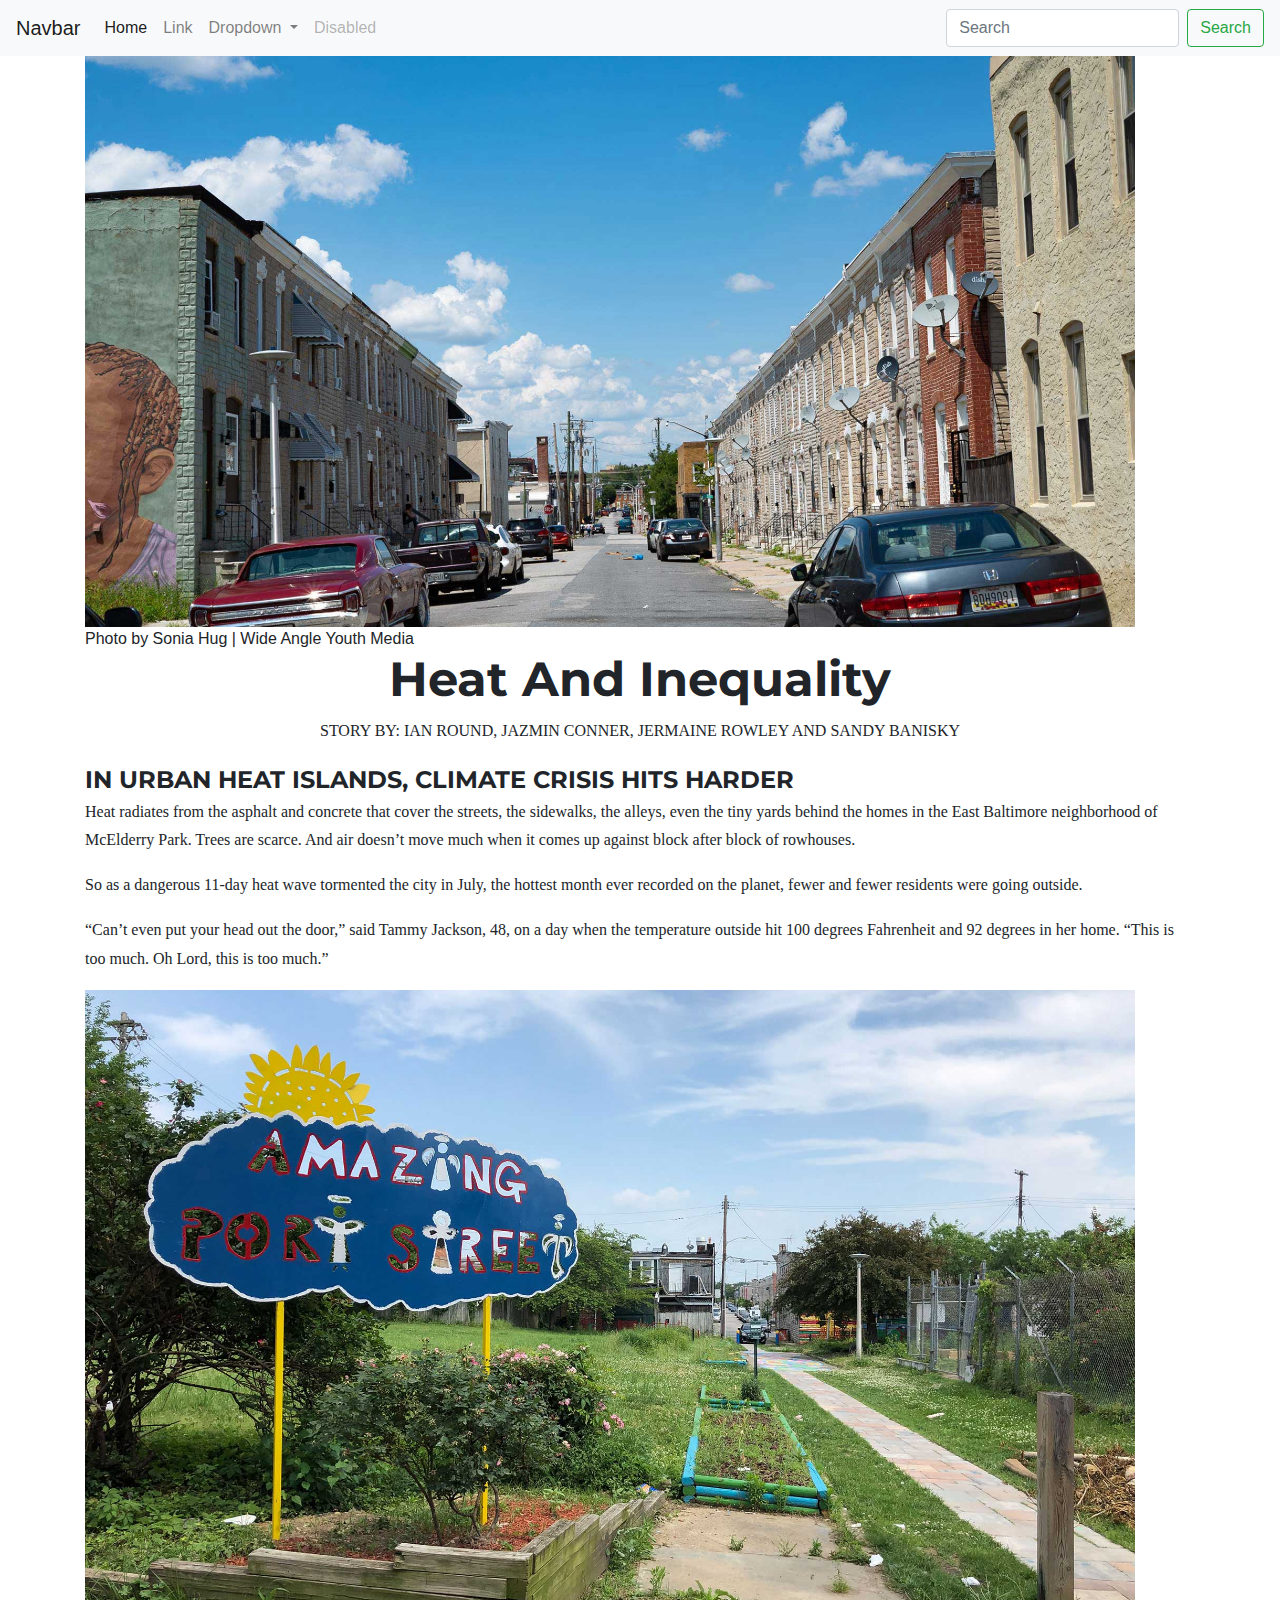
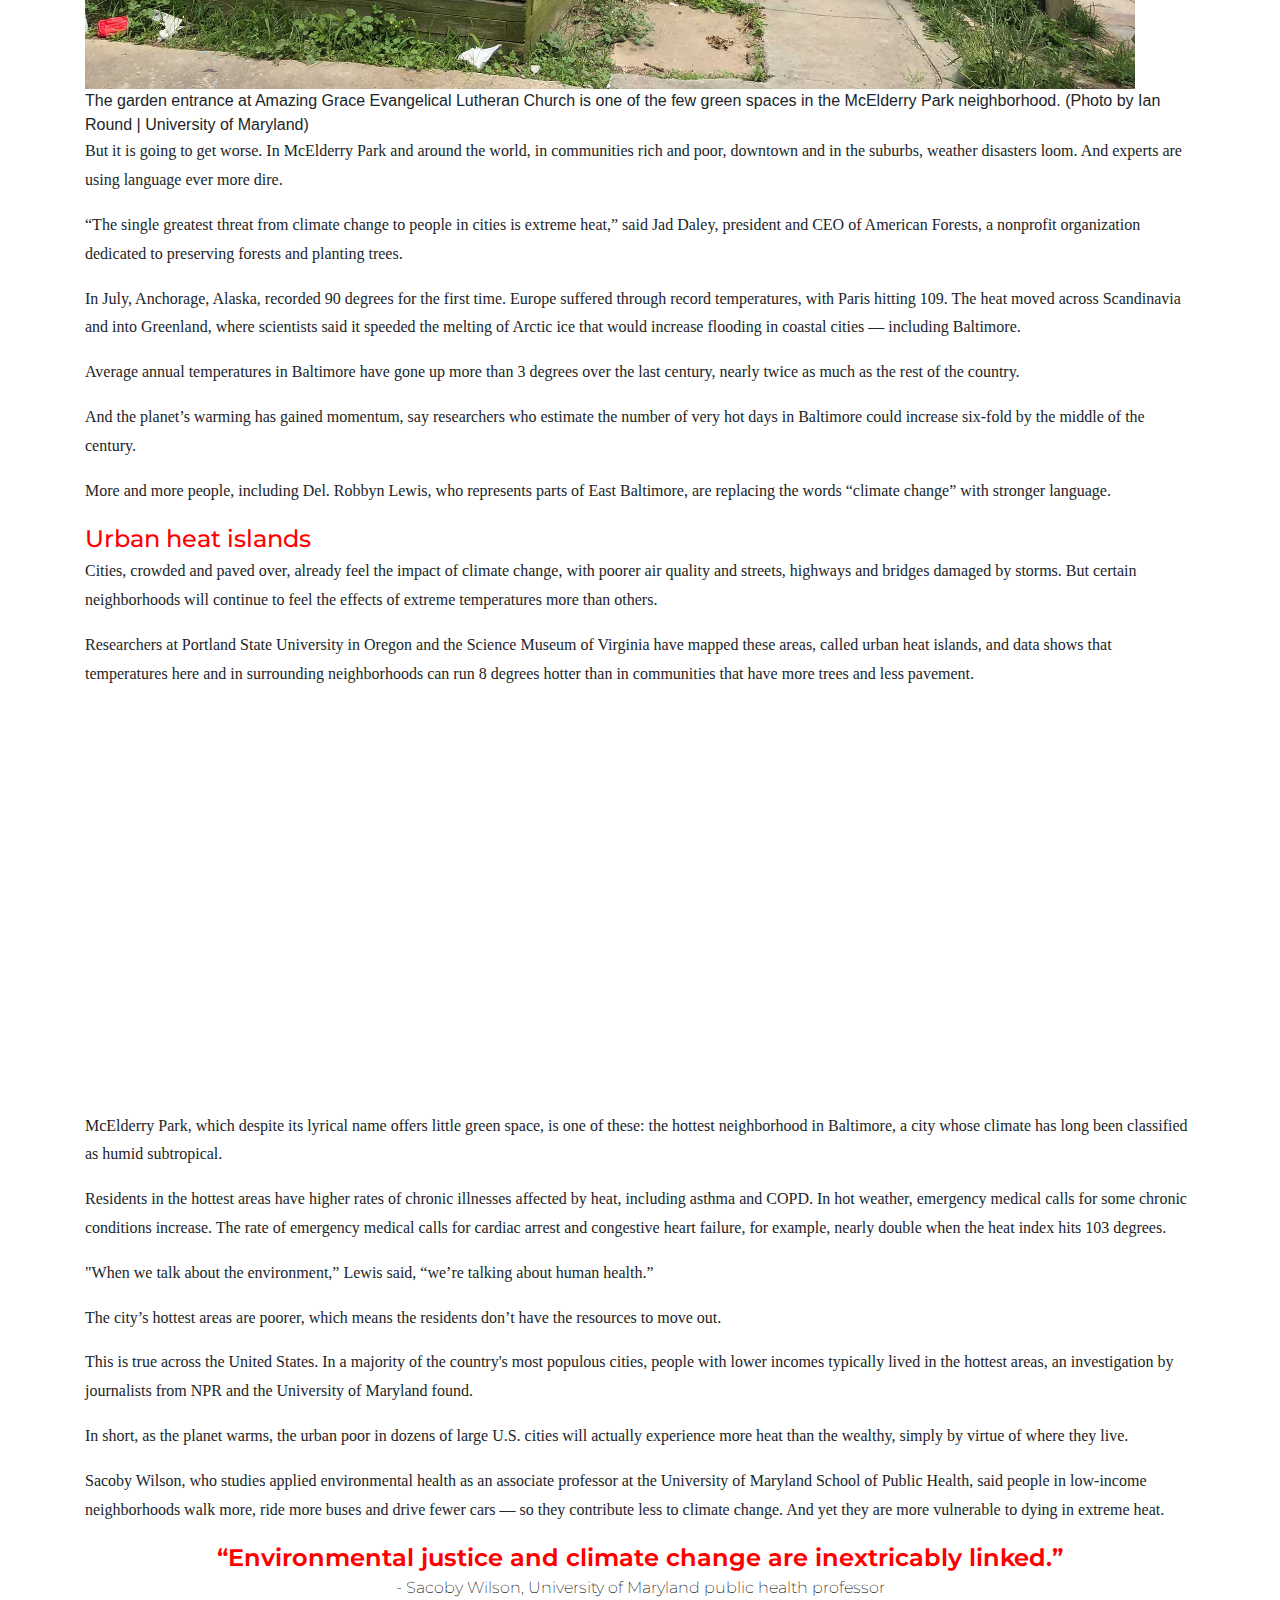
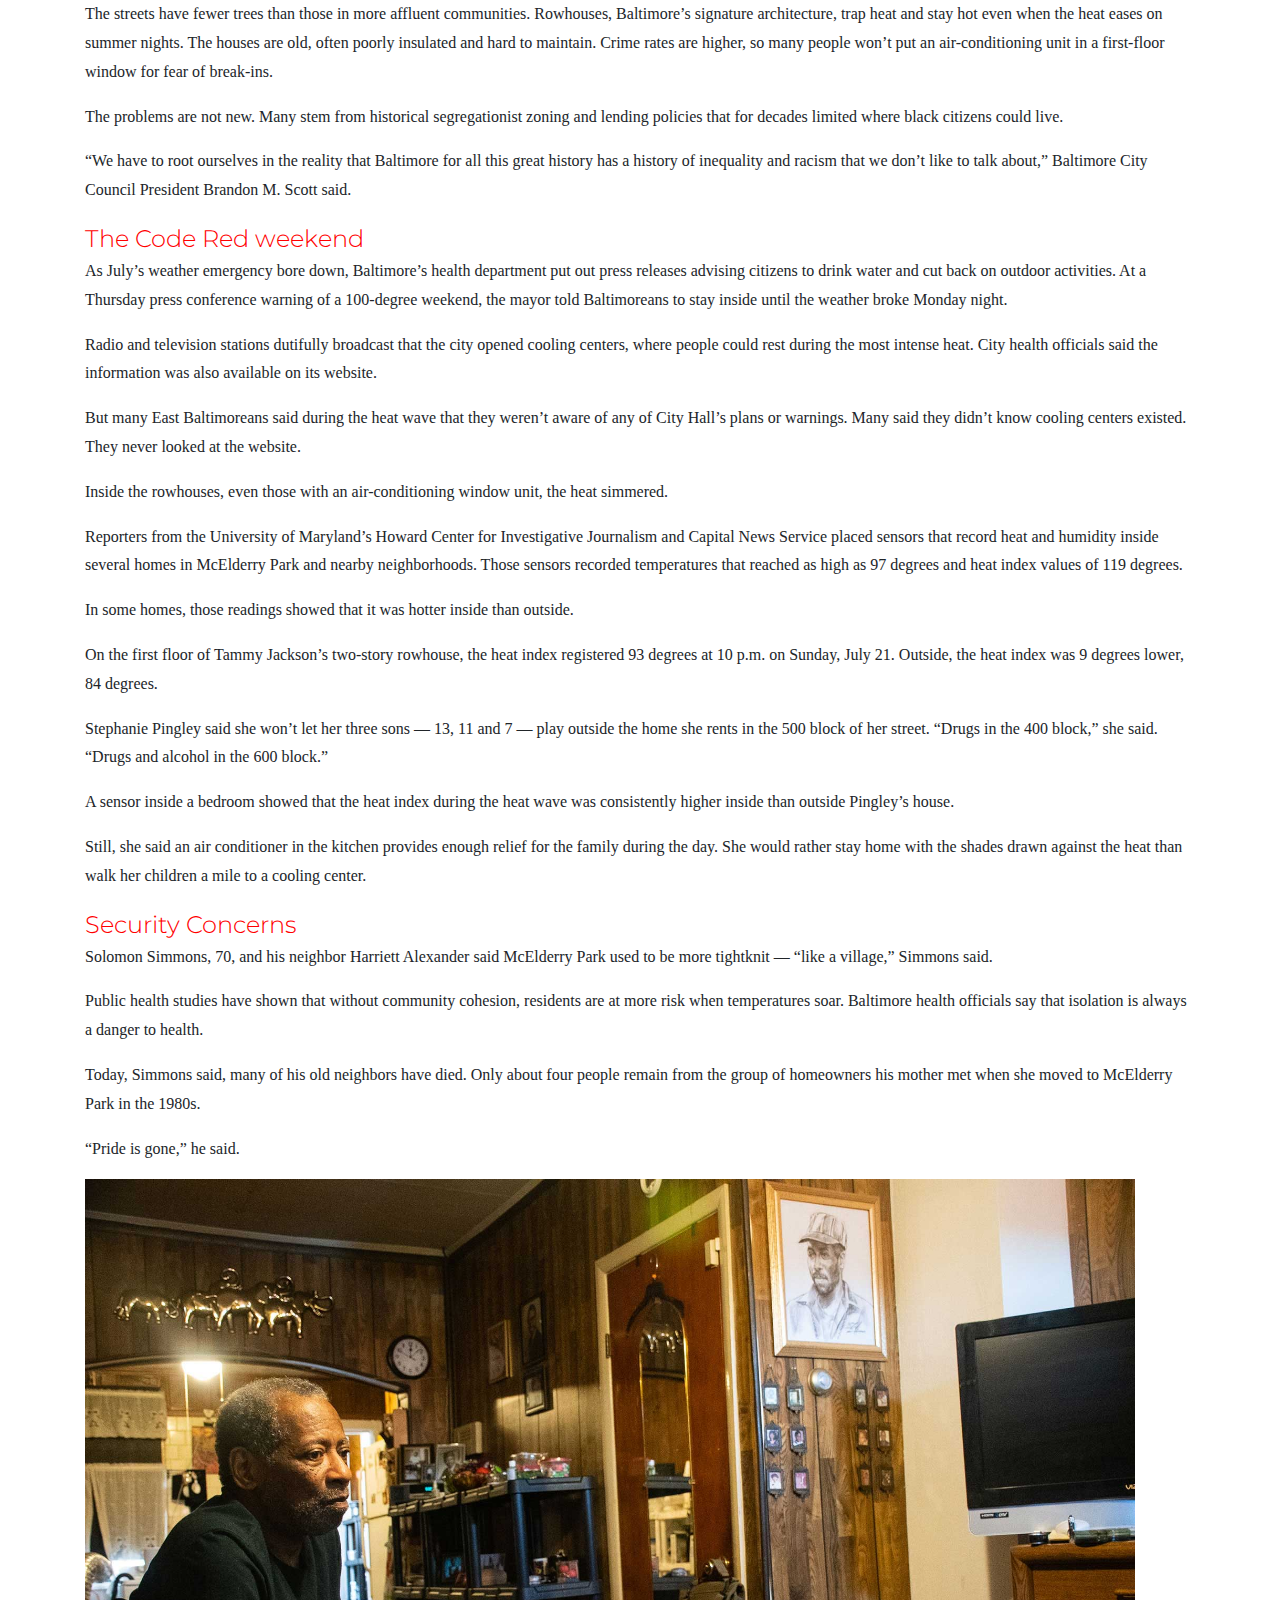
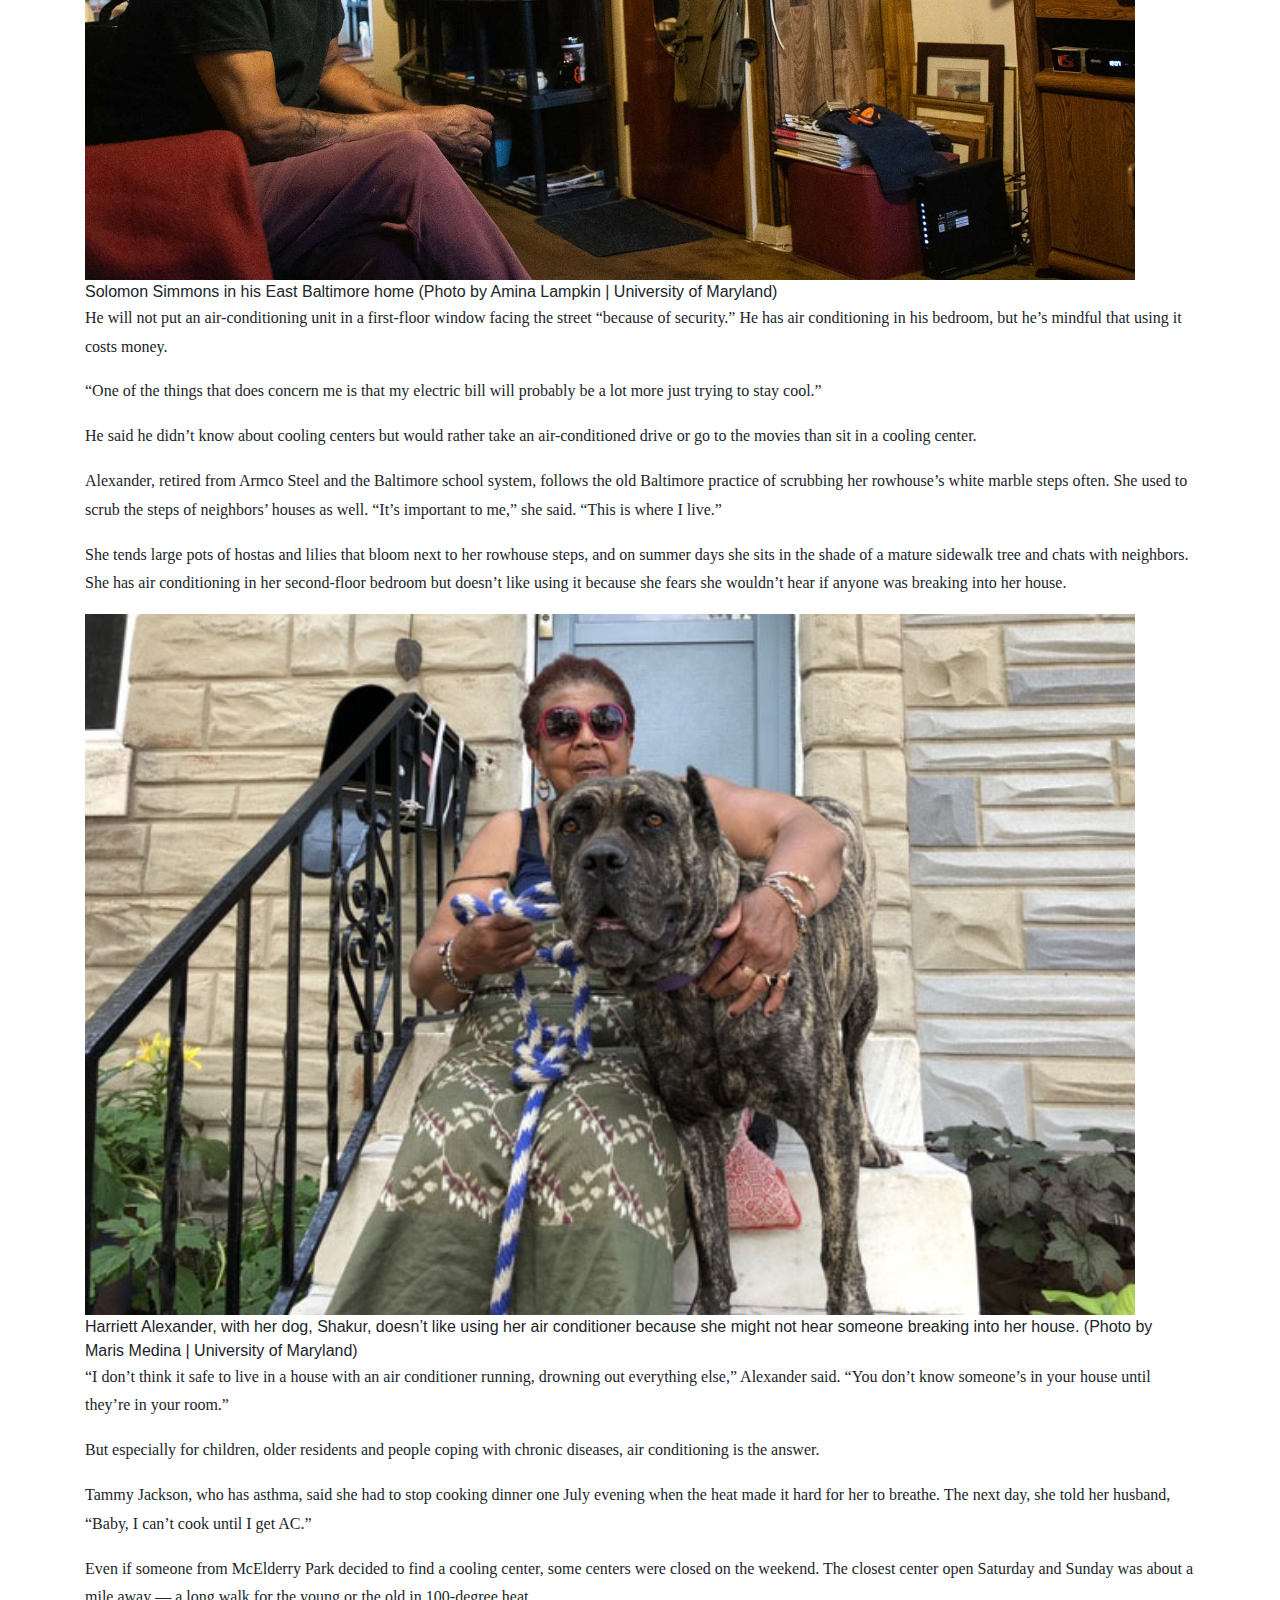
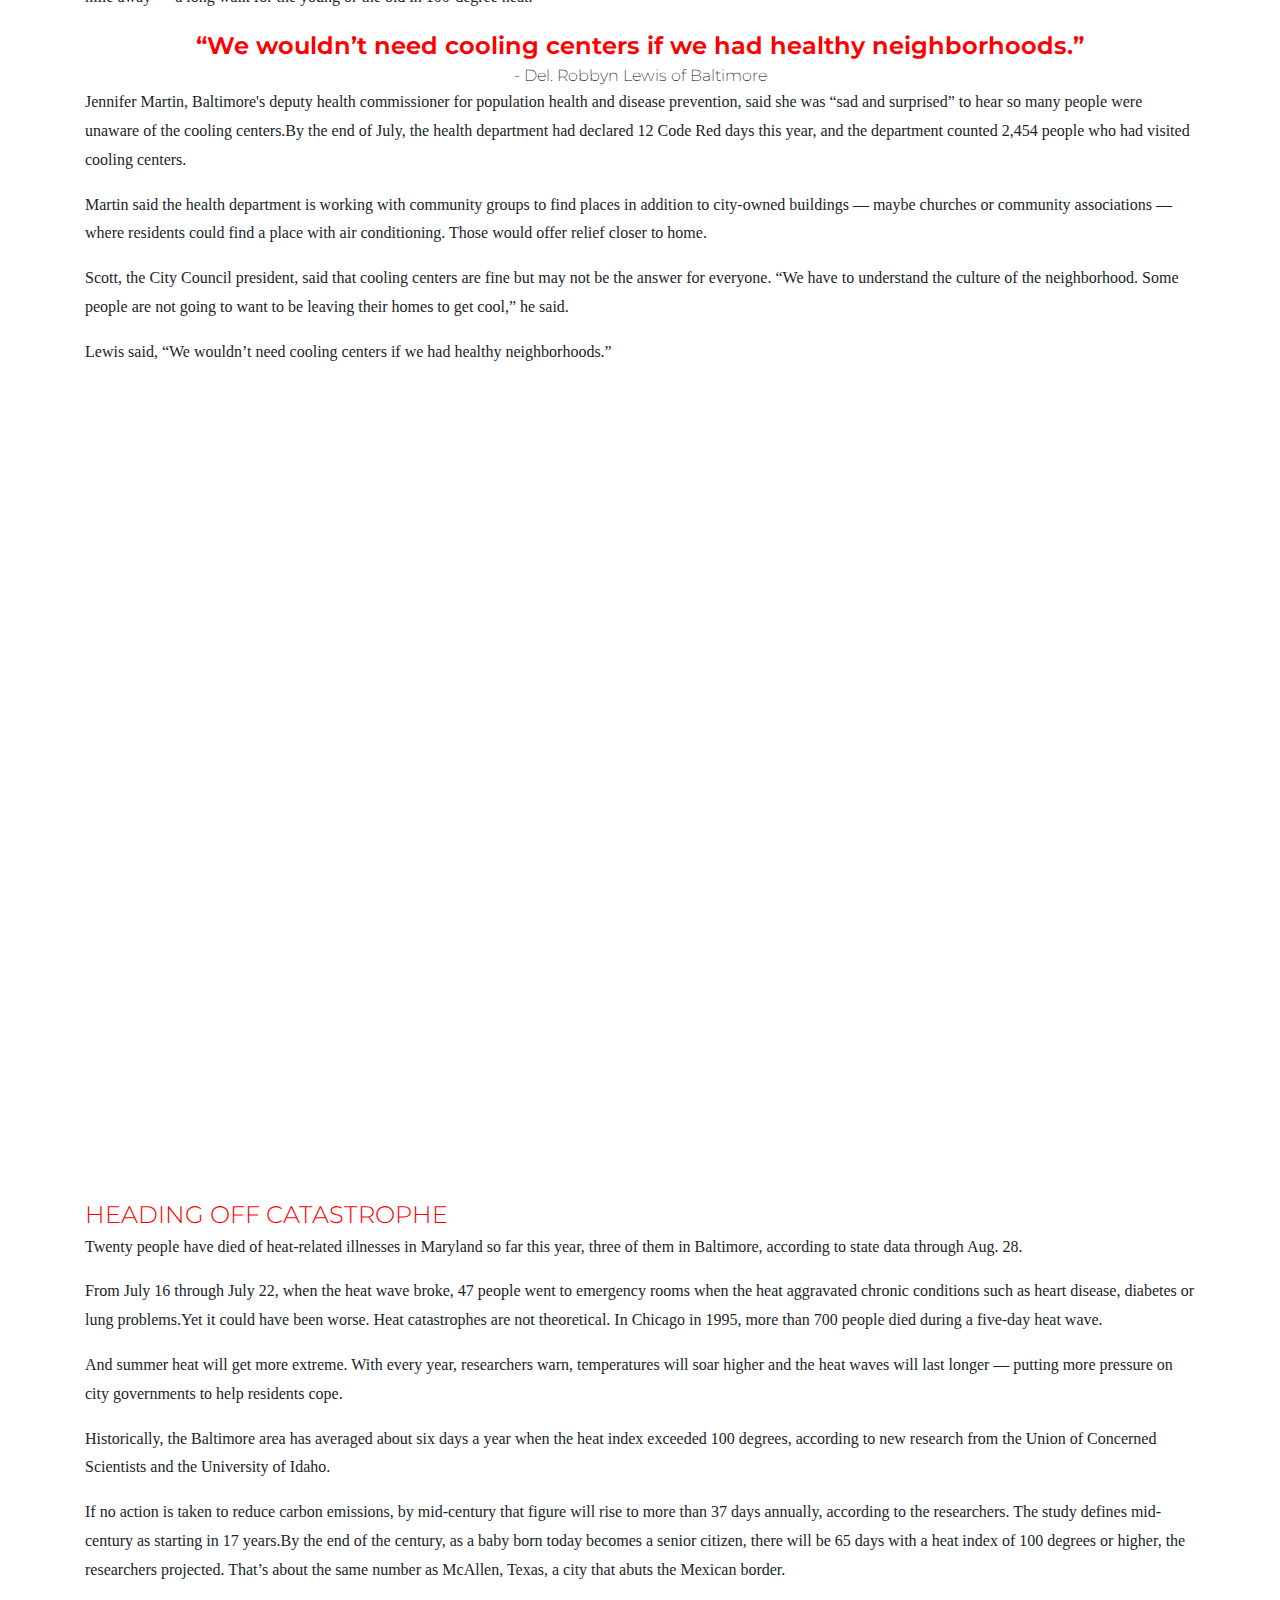
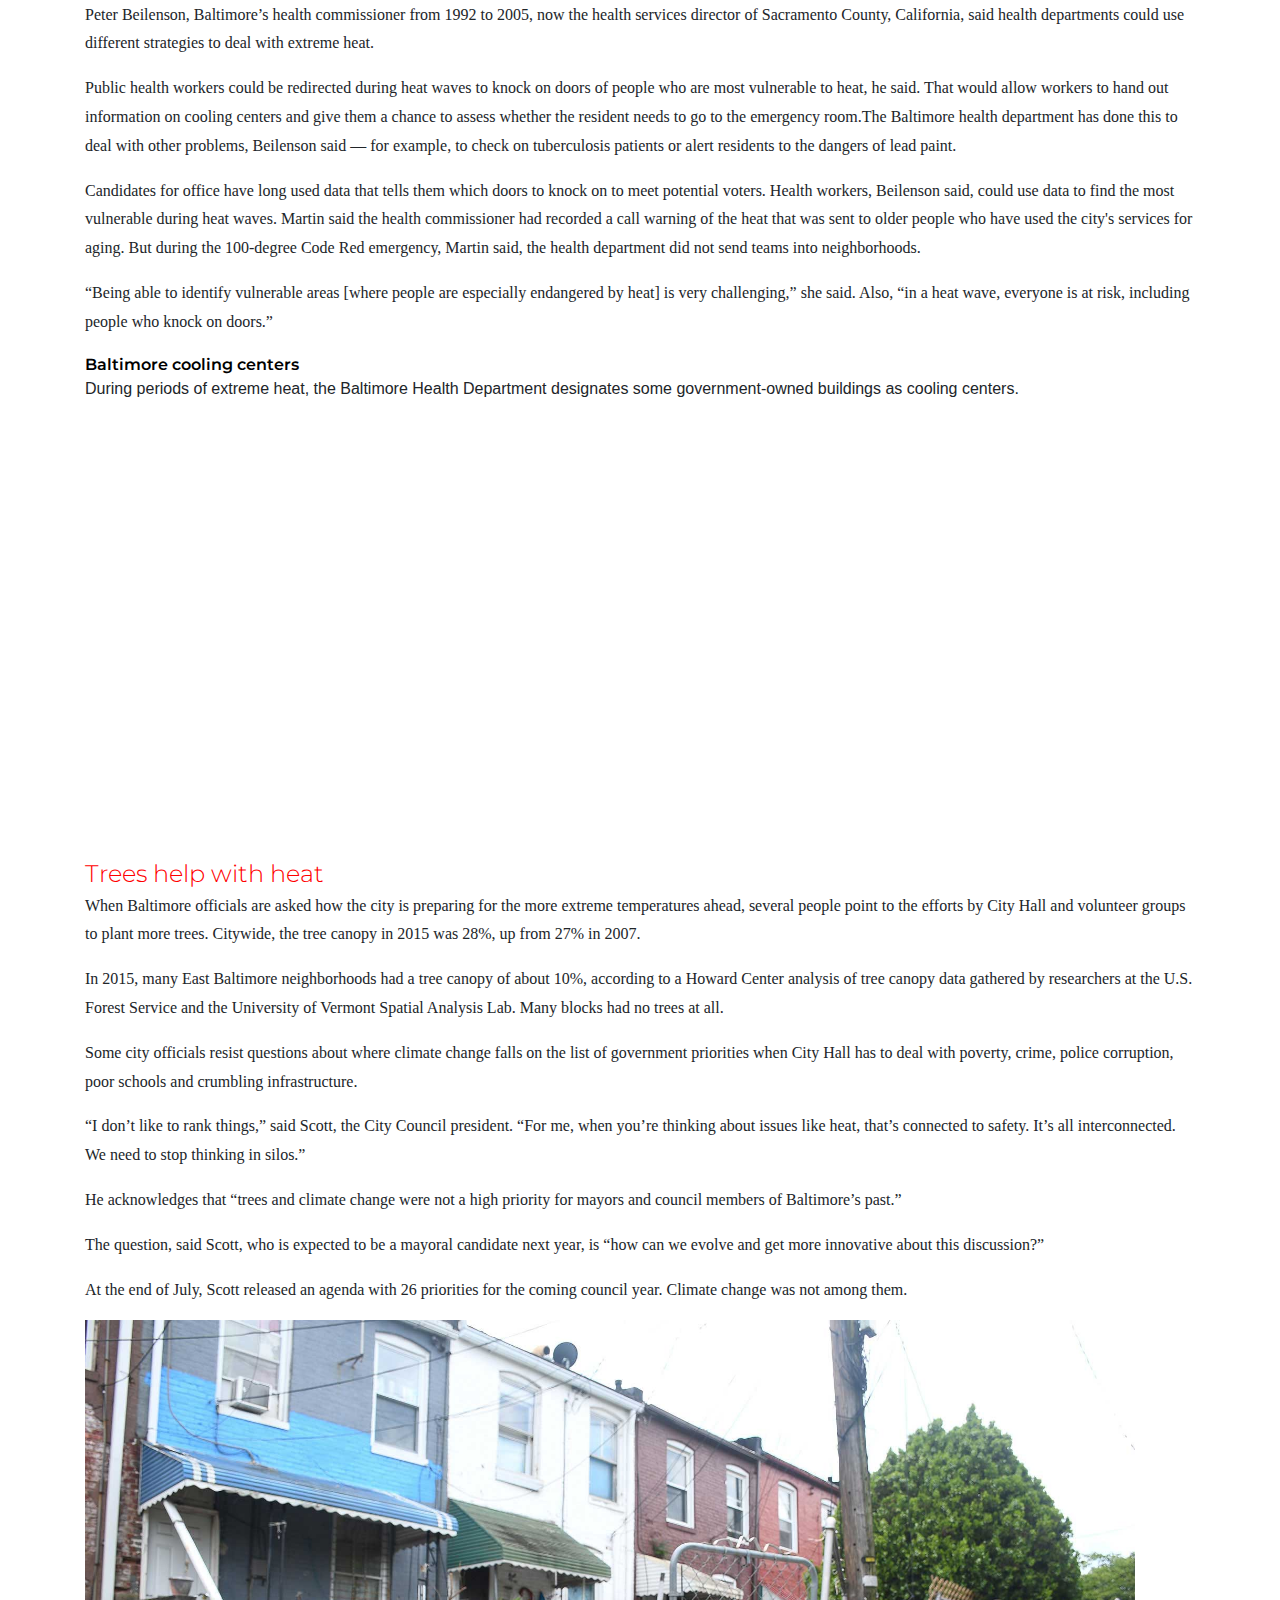
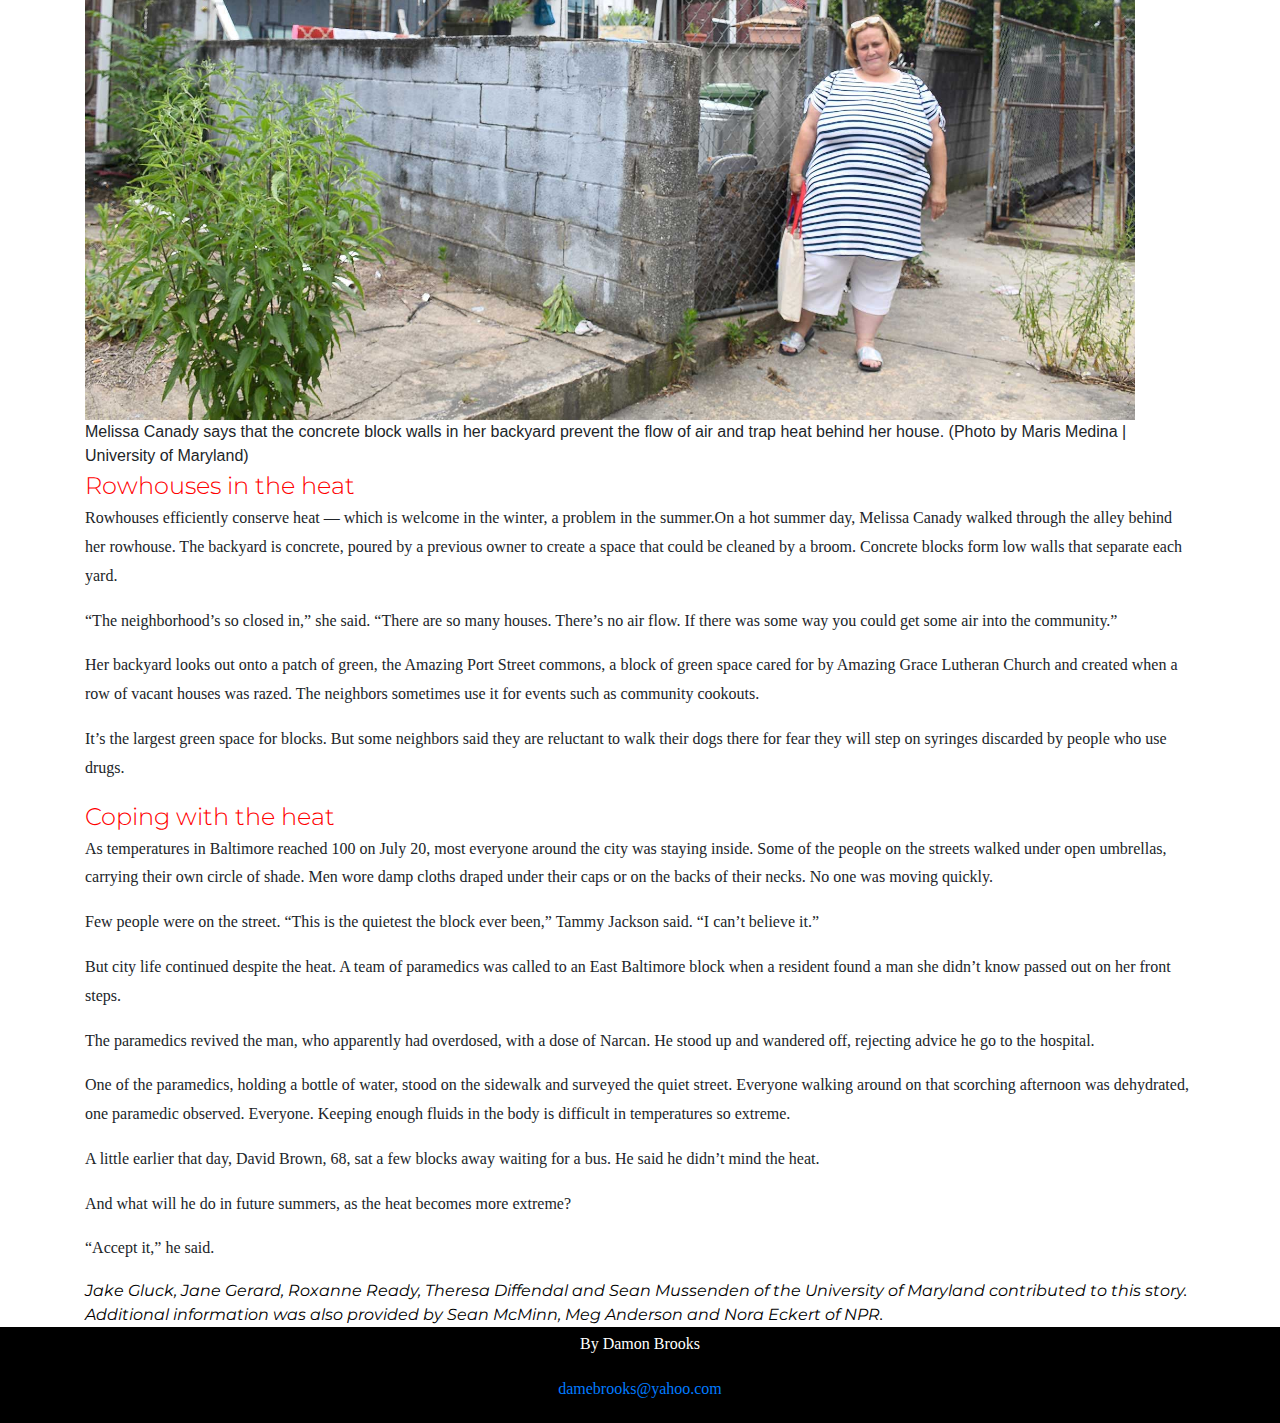
<file: climate-crisis-story/index.html>
<!DOCTYPE HTML>

<html lang="en">
<head>
<meta charset="utf-8">
<meta name="viewport" content="width-device-width, initial-scale=1, shrink-to-fit=no">

<title>HTML Frame</title>
<meta name="description" content="Student at the University of Maryland">
<meta name="author" content"Damon Brooks Jr.">



<!-- Bootstrap CSS -->

<link rel="stylesheet" href="https://stackpath.bootstrapcdn.com/bootstrap/4.4.1/css/bootstrap.min.css" integrity="sha384-Vkoo8x4CGsO3+Hhxv8T/Q5PaXtkKtu6ug5TOeNV6gBiFeWPGFN9MuhOf23Q9Ifjh" crossorigin="anonymous">


<!--My Local Stylesheet-->
<link rel="stylesheet" type="text/css" href="style.css">
<!--Google Fonts Styles-->
<link rel="preconnect" href="https://fonts.googleapis.com">
<link rel="preconnect" href="https://fonts.gstatic.com" crossorigin>
<link href="https://fonts.googleapis.com/css2?family=Montserrat:wght@300;400;500;700;800;900&display=swap" rel="stylesheet">

</head>

<body>
  <!--Bootstrap Navbar Start-->
  <nav class="navbar navbar-expand-lg navbar-light bg-light">

  <a class="navbar-brand" href="#">Navbar</a>

  <button class="navbar-toggler" type="button" data-toggle="collapse" data-target="#navbarSupportedContent" aria-controls="navbarSupportedContent" aria-expanded="false" aria-label="Toggle navigation">

    <span class="navbar-toggler-icon"></span>

  </button>

  <div class="collapse navbar-collapse" id="navbarSupportedContent">

    <ul class="navbar-nav mr-auto">

      <li class="nav-item active">

        <a class="nav-link" href="#">Home <span class="sr-only">(current)</span></a>

      </li>

      <li class="nav-item">

        <a class="nav-link" href="#">Link</a>

      </li>

      <li class="nav-item dropdown">

        <a class="nav-link dropdown-toggle" href="#" id="navbarDropdown" role="button" data-toggle="dropdown" aria-haspopup="true" aria-expanded="false">

          Dropdown

        </a>

        <div class="dropdown-menu" aria-labelledby="navbarDropdown">

          <a class="dropdown-item" href="#">Action</a>

          <a class="dropdown-item" href="#">Another action</a>

          <div class="dropdown-divider"></div>

          <a class="dropdown-item" href="#">Something else here</a>

        </div>

      </li>

      <li class="nav-item">

        <a class="nav-link disabled" href="#" tabindex="-1" aria-disabled="true">Disabled</a>

      </li>

    </ul>

    <form class="form-inline my-2 my-lg-0">

      <input class="form-control mr-sm-2" type="search" placeholder="Search" aria-label="Search">

      <button class="btn btn-outline-success my-2 my-sm-0" type="submit">Search</button>

    </form>

  </div>

</nav>
<!--Bootstrap End-->
<div class="container">
  <img src="sonia-hug-streetview.jpeg" width="1050px"><figcaption>Photo by Sonia Hug | Wide Angle Youth Media

<h1 id="headline">Heat And Inequality</h1>
<p id="byline">STORY BY: IAN ROUND, JAZMIN CONNER, JERMAINE ROWLEY AND SANDY BANISKY
</p>
<div class="chapterheadline">In urban heat islands, climate crisis hits harder
</div>
<p>Heat radiates from the asphalt and concrete that cover the streets, the sidewalks, the alleys, even the tiny yards behind the homes in the East Baltimore neighborhood of McElderry Park. Trees are scarce. And air doesn’t move much when it comes up against block after block of rowhouses.</p>




<p>So as a dangerous 11-day heat wave tormented the city in July, the hottest month ever recorded on the planet, fewer and fewer residents were going outside.</p>

<p>“Can’t even put your head out the door,” said Tammy Jackson, 48, on a day when the temperature outside hit 100 degrees Fahrenheit and 92 degrees in her home. “This is too much. Oh Lord, this is too much.”</p>

<img src="amazing-grace-garden.jpeg" width="1050px"><figcaption>The garden entrance at Amazing Grace Evangelical Lutheran Church is one of the few green spaces in the McElderry Park neighborhood. (Photo by Ian Round | University of Maryland)</figcaption>

<p>But it is going to get worse. In McElderry Park and around the world, in communities rich and poor, downtown and in the suburbs, weather disasters loom. And experts are using language ever more dire.</p>

<p>“The single greatest threat from climate change to people in cities is extreme heat,” said Jad Daley, president and CEO of American Forests, a nonprofit organization dedicated to preserving forests and planting trees.</p>

<p>In July, Anchorage, Alaska, recorded 90 degrees for the first time. Europe suffered through record temperatures, with Paris hitting 109. The heat moved across Scandinavia and into Greenland, where scientists said it speeded the melting of Arctic ice that would increase flooding in coastal cities — including Baltimore.</p>

<p>Average annual temperatures in Baltimore have gone up more than 3 degrees over the last century, nearly twice as much as the rest of the country.</p>

<p>And the planet’s warming has gained momentum, say researchers who estimate the number of very hot days in Baltimore could increase six-fold by the middle of the century.</p>

<p>More and more people, including Del. Robbyn Lewis, who represents parts of East Baltimore, are replacing the words “climate change” with stronger language.</p>

<div class="urban">Urban heat islands</div>

<p>Cities, crowded and paved over, already feel the impact of climate change, with poorer air quality and streets, highways and bridges damaged by storms. But certain neighborhoods will continue to feel the effects of extreme temperatures more than others.</p>

<p>Researchers at Portland State University in Oregon and the Science Museum of Virginia have mapped these areas, called urban heat islands, and data shows that temperatures here and in surrounding neighborhoods can run 8 degrees hotter than in communities that have more trees and less pavement.</p>

<iframe title="
                 Baltimore has more than its share of heat-related deaths in Maryland
            " aria-label="Column Chart" id="datawrapper-chart-8HMdg" src="https://datawrapper.dwcdn.net/8HMdg/1/" scrolling="no" frameborder="0" style="width: 0; min-width: 100% !important; border: none;" height="400"></iframe><script type="text/javascript">!function(){"use strict";window.addEventListener("message",(function(e){if(void 0!==e.data["datawrapper-height"]){var t=document.querySelectorAll("iframe");for(var a in e.data["datawrapper-height"])for(var r=0;r<t.length;r++){if(t[r].contentWindow===e.source)t[r].style.height=e.data["datawrapper-height"][a]+"px"}}}))}();
</script>

<p>McElderry Park, which despite its lyrical name offers little green space, is one of these: the hottest neighborhood in Baltimore, a city whose climate has long been classified as humid subtropical.</p>

<p>Residents in the hottest areas have higher rates of chronic illnesses affected by heat, including asthma and COPD. In hot weather, emergency medical calls for some chronic conditions increase. The rate of emergency medical calls for cardiac arrest and congestive heart failure, for example, nearly double when the heat index hits 103 degrees.

<p>"When we talk about the environment,” Lewis said, “we’re talking about human health.”</p>

<p>The city’s hottest areas are poorer, which means the residents don’t have the resources to move out.</p>

<p>This is true across the United States. In a majority of the country's most populous cities, people with lower incomes typically lived in the hottest areas, an investigation by journalists from NPR and the University of Maryland found.</p>

<p>In short, as the planet warms, the urban poor in dozens of large U.S. cities will actually experience more heat than the wealthy, simply by virtue of where they live.</p>

<p>Sacoby Wilson, who studies applied environmental health as an associate professor at the University of Maryland School of Public Health, said people in low-income neighborhoods walk more, ride more buses and drive fewer cars — so they contribute less to climate change. And yet they are more vulnerable to dying in extreme heat.</p>

<div class="quote">“Environmental justice and climate change are inextricably linked.”</div>
  <div class="author">-  Sacoby Wilson, University of Maryland public health professor</div>

  <p>The streets have fewer trees than those in more affluent communities. Rowhouses, Baltimore’s signature architecture, trap heat and stay hot even when the heat eases on summer nights. The houses are old, often poorly insulated and hard to maintain. Crime rates are higher, so many people won’t put an air-conditioning unit in a first-floor window for fear of break-ins.</p>

  <p>The problems are not new. Many stem from historical segregationist zoning and lending policies that for decades limited where black citizens could live.</p>

  <p>“We have to root ourselves in the reality that Baltimore for all this great history has a history of inequality and racism that we don’t like to talk about,” Baltimore City Council President Brandon M. Scott said.</p>

  <div class="code">The Code Red weekend</div>
  <p>As July’s weather emergency bore down, Baltimore’s health department put out press releases advising citizens to drink water and cut back on outdoor activities. At a Thursday press conference warning of a 100-degree weekend, the mayor told Baltimoreans to stay inside until the weather broke Monday night.</p>

  <p>Radio and television stations dutifully broadcast that the city opened cooling centers, where people could rest during the most intense heat. City health officials said the information was also available on its website.</p>

  <p>But many East Baltimoreans said during the heat wave that they weren’t aware of any of City Hall’s plans or warnings. Many said they didn’t know cooling centers existed. They never looked at the website.</p>

  <p>Inside the rowhouses, even those with an air-conditioning window unit, the heat simmered.</p>

  <p>Reporters from the University of Maryland’s Howard Center for Investigative Journalism and Capital News Service placed sensors that record heat and humidity inside several homes in McElderry Park and nearby neighborhoods. Those sensors recorded temperatures that reached as high as 97 degrees and heat index values of 119 degrees.</p>

  <p>In some homes, those readings showed that it was hotter inside than outside.</p>

  <p>On the first floor of Tammy Jackson’s two-story rowhouse, the heat index registered 93 degrees at 10 p.m. on Sunday, July 21. Outside, the heat index was 9 degrees lower, 84 degrees.</p>

  <p>Stephanie Pingley said she won’t let her three sons — 13, 11 and 7 — play outside the home she rents in the 500 block of her street. “Drugs in the 400 block,” she said. “Drugs and alcohol in the 600 block.”</p>

  <p>A sensor inside a bedroom showed that the heat index during the heat wave was consistently higher inside than outside Pingley’s house.</p>

<p>Still, she said an air conditioner in the kitchen provides enough relief for the family during the day. She would rather stay home with the shades drawn against the heat than walk her children a mile to a cooling center.</p>

<div class="security">Security Concerns</div>

<p>Solomon Simmons, 70, and his neighbor Harriett Alexander said McElderry Park used to be more tightknit — “like a village,” Simmons said.</p>

<p>Public health studies have shown that without community cohesion, residents are at more risk when temperatures soar. Baltimore health officials say that isolation is always a danger to health.</p>

<p>Today, Simmons said, many of his old neighbors have died. Only about four people remain from the group of homeowners his mother met when she moved to McElderry Park in the 1980s.</p>

<p>“Pride is gone,” he said.</p>

<img src="solomon-simmons.jpeg" width="1050px"><figcaption>Solomon Simmons in his East Baltimore home (Photo by Amina Lampkin | University of Maryland)</figcaption>

<p>He will not put an air-conditioning unit in a first-floor window facing the street “because of security.” He has air conditioning in his bedroom, but he’s mindful that using it costs money.</p>

<p>“One of the things that does concern me is that my electric bill will probably be a lot more just trying to stay cool.”</p>

<p>He said he didn’t know about cooling centers but would rather take an air-conditioned drive or go to the movies than sit in a cooling center.</p>

<p>Alexander, retired from Armco Steel and the Baltimore school system, follows the old Baltimore practice of scrubbing her rowhouse’s white marble steps often. She used to scrub the steps of neighbors’ houses as well. “It’s important to me,” she said. “This is where I live.”</p>

<p>She tends large pots of hostas and lilies that bloom next to her rowhouse steps, and on summer days she sits in the shade of a mature sidewalk tree and chats with neighbors. She has air conditioning in her second-floor bedroom but doesn’t like using it because she fears she wouldn’t hear if anyone was breaking into her house.</p>

<img src="harriett-alexander.jpeg" width="1050px"><figcaption>Harriett Alexander, with her dog, Shakur, doesn’t like using her air conditioner because she might not hear someone breaking into her house. (Photo by Maris Medina | University of Maryland)
</figcaption>


<p>“I don’t think it safe to live in a house with an air conditioner running, drowning out everything else,” Alexander said. “You don’t know someone’s in your house until they’re in your room.”</p>

<p>But especially for children, older residents and people coping with chronic diseases, air conditioning is the answer.</p>

<p>Tammy Jackson, who has asthma, said she had to stop cooking dinner one July evening when the heat made it hard for her to breathe. The next day, she told her husband, “Baby, I can’t cook until I get AC.”</p>

<p>Even if someone from McElderry Park decided to find a cooling center, some centers were closed on the weekend. The closest center open Saturday and Sunday was about a mile away — a long walk for the young or the old in 100-degree heat.</p>

<div class="quote">“We wouldn’t need cooling centers if we had healthy neighborhoods.”</div>
<div class="author">- Del. Robbyn Lewis of Baltimore</div>

<p>Jennifer Martin, Baltimore's deputy health commissioner for population health and disease prevention, said she was “sad and surprised” to hear so many people were unaware of the cooling centers.By the end of July, the health department had declared 12 Code Red days this year, and the department counted 2,454 people who had visited cooling centers.</p>

<p>Martin said the health department is working with community groups to find places in addition to city-owned buildings — maybe churches or community associations — where residents could find a place with air conditioning. Those would offer relief closer to home.</p>

<p>Scott, the City Council president, said that cooling centers are fine but may not be the answer for everyone. “We have to understand the culture of the neighborhood. Some people are not going to want to be leaving their homes to get cool,” he said.</p>

<p>Lewis said, “We wouldn’t need cooling centers if we had healthy neighborhoods.”</p>

<iframe title="The relationship between summer temperature and poverty in Baltimore" aria-label="chart" id="datawrapper-chart-cCyk7" src="https://datawrapper.dwcdn.net/cCyk7/1/" scrolling="no" frameborder="0" style="width: 0; min-width: 100% !important; border: none;" height="400"></iframe><script type="text/javascript">!function(){"use strict";window.addEventListener("message",(function(e){if(void 0!==e.data["datawrapper-height"]){var t=document.querySelectorAll("iframe");for(var a in e.data["datawrapper-height"])for(var r=0;r<t.length;r++){if(t[r].contentWindow===e.source)t[r].style.height=e.data["datawrapper-height"][a]+"px"}}}))}();
</script>


<iframe title=" Summer temperature and violence " aria-label="chart" id="datawrapper-chart-wkMTe" src="https://datawrapper.dwcdn.net/wkMTe/1/" scrolling="no" frameborder="0" style="width: 0; min-width: 100% !important; border: none;" height="400"></iframe><script type="text/javascript">!function(){"use strict";window.addEventListener("message",(function(e){if(void 0!==e.data["datawrapper-height"]){var t=document.querySelectorAll("iframe");for(var a in e.data["datawrapper-height"])for(var r=0;r<t.length;r++){if(t[r].contentWindow===e.source)t[r].style.height=e.data["datawrapper-height"][a]+"px"}}}))}();
</script>

<div class="class">Heading off catastrophe</div>

<p>Twenty people have died of heat-related illnesses in Maryland so far this year, three of them in Baltimore, according to state data through Aug. 28.</p>

<p>From July 16 through July 22, when the heat wave broke, 47 people went to emergency rooms when the heat aggravated chronic conditions such as heart disease, diabetes or lung problems.Yet it could have been worse. Heat catastrophes are not theoretical. In Chicago in 1995, more than 700 people died during a five-day heat wave.</p>

<p>And summer heat will get more extreme. With every year, researchers warn, temperatures will soar higher and the heat waves will last longer — putting more pressure on city governments to help residents cope.</p>

<p>Historically, the Baltimore area has averaged about six days a year when the heat index exceeded 100 degrees, according to new research from the Union of Concerned Scientists and the University of Idaho.</p>

<p>If no action is taken to reduce carbon emissions, by mid-century that figure will rise to more than 37 days annually, according to the researchers. The study defines mid-century as starting in 17 years.By the end of the century, as a baby born today becomes a senior citizen, there will be 65 days with a heat index of 100 degrees or higher, the researchers projected. That’s about the same number as McAllen, Texas, a city that abuts the Mexican border.</p>

<p>Peter Beilenson, Baltimore’s health commissioner from 1992 to 2005, now the health services director of Sacramento County, California, said health departments could use different strategies to deal with extreme heat.</p>

<p>Public health workers could be redirected during heat waves to knock on doors of people who are most vulnerable to heat, he said. That would allow workers to hand out information on cooling centers and give them a chance to assess whether the resident needs to go to the emergency room.The Baltimore health department has done this to deal with other problems, Beilenson said — for example, to check on tuberculosis patients or alert residents to the dangers of lead paint.</p>

<p>Candidates for office have long used data that tells them which doors to knock on to meet potential voters. Health workers, Beilenson said, could use data to find the most vulnerable during heat waves. Martin said the health commissioner had recorded a call warning of the heat that was sent to older people who have used the city's services for aging. But during the 100-degree Code Red emergency, Martin said, the health department did not send teams into neighborhoods.</p>

<p>“Being able to identify vulnerable areas [where people are especially endangered by heat] is very challenging,” she said. Also, “in a heat wave, everyone is at risk, including people who knock on doors.”</p>

<div class="baltimore">Baltimore cooling centers</div><figcaption>During periods of extreme heat, the Baltimore Health Department designates some government-owned buildings as cooling centers.</figcaption>

<iframe title="" aria-label="map" id="datawrapper-chart-Rlexn" src="https://datawrapper.dwcdn.net/Rlexn/1/" scrolling="no" frameborder="0" style="width: 0; min-width: 100% !important; border: none;" height="448"></iframe><script type="text/javascript">!function(){"use strict";window.addEventListener("message",(function(e){if(void 0!==e.data["datawrapper-height"]){var t=document.querySelectorAll("iframe");for(var a in e.data["datawrapper-height"])for(var r=0;r<t.length;r++){if(t[r].contentWindow===e.source)t[r].style.height=e.data["datawrapper-height"][a]+"px"}}}))}();
</script>


<div class="code">Trees help with heat</div>

<p>When Baltimore officials are asked how the city is preparing for the more extreme temperatures ahead, several people point to the efforts by City Hall and volunteer groups to plant more trees. Citywide, the tree canopy in 2015 was 28%, up from 27% in 2007.</p>
<p>In 2015, many East Baltimore neighborhoods had a tree canopy of about 10%, according to a Howard Center analysis of tree canopy data gathered by researchers at the U.S. Forest Service and the University of Vermont Spatial Analysis Lab. Many blocks had no trees at all.</p>
<p>Some city officials resist questions about where climate change falls on the list of government priorities when City Hall has to deal with poverty, crime, police corruption, poor schools and crumbling infrastructure.</p>
<p>“I don’t like to rank things,” said Scott, the City Council president. “For me, when you’re thinking about issues like heat, that’s connected to safety. It’s all interconnected. We need to stop thinking in silos.”</p>
<p>He acknowledges that “trees and climate change were not a high priority for mayors and council members of Baltimore’s past.”</p>
<p>The question, said Scott, who is expected to be a mayoral candidate next year, is “how can we evolve and get more innovative about this discussion?”</p>
<p>At the end of July, Scott released an agenda with 26 priorities for the coming council year. Climate change was not among them.</p>

<img src="melissa-candy.jpeg" width="1050px"><figcaption>Melissa Canady says that the concrete block walls in her backyard prevent the flow of air and trap heat behind her house. (Photo by Maris Medina | University of Maryland) </figcaption>

<div class="code">Rowhouses in the heat</div>
<p>Rowhouses efficiently conserve heat — which is welcome in the winter, a problem in the summer.On a hot summer day, Melissa Canady walked through the alley behind her rowhouse. The backyard is concrete, poured by a previous owner to create a space that could be cleaned by a broom. Concrete blocks form low walls that separate each yard.</p>
<p>“The neighborhood’s so closed in,” she said. “There are so many houses. There’s no air flow. If there was some way you could get some air into the community.”</p>
<p>Her backyard looks out onto a patch of green, the Amazing Port Street commons, a block of green space cared for by Amazing Grace Lutheran Church and created when a row of vacant houses was razed. The neighbors sometimes use it for events such as community cookouts.</p>
<p>It’s the largest green space for blocks. But some neighbors said they are reluctant to walk their dogs there for fear they will step on syringes discarded by people who use drugs.</p>

<div class="code">Coping with the heat</div>

<p>As temperatures in Baltimore reached 100 on July 20, most everyone around the city was staying inside. Some of the people on the streets walked under open umbrellas, carrying their own circle of shade. Men wore damp cloths draped under their caps or on the backs of their necks. No one was moving quickly.</p>
<p>Few people were on the street. “This is the quietest the block ever been,” Tammy Jackson said. “I can’t believe it.”</p>
<p>But city life continued despite the heat. A team of paramedics was called to an East Baltimore block when a resident found a man she didn’t know passed out on her front steps.</p>
<p>The paramedics revived the man, who apparently had overdosed, with a dose of Narcan. He stood up and wandered off, rejecting advice he go to the hospital.</p>
<p>One of the paramedics, holding a bottle of water, stood on the sidewalk and surveyed the quiet street. Everyone walking around on that scorching afternoon was dehydrated, one paramedic observed. Everyone. Keeping enough fluids in the body is difficult in temperatures so extreme.</p>
<p>A little earlier that day, David Brown, 68, sat a few blocks away waiting for a bus. He said he didn’t mind the heat.</p>
<p>And what will he do in future summers, as the heat becomes more extreme?</p>
<p>“Accept it,” he said.</p>
<div class="end">Jake Gluck, Jane Gerard, Roxanne Ready, Theresa Diffendal and Sean Mussenden of the University of Maryland contributed to this story. Additional information was also provided by Sean McMinn, Meg Anderson and Nora Eckert of NPR.</div>














</div>


<!-- jQuery first, then Popper.js, then Bootstrap JS -->

<script src="https://code.jquery.com/jquery-3.4.1.slim.min.js" integrity="sha384-J6qa4849blE2+poT4WnyKhv5vZF5SrPo0iEjwBvKU7imGFAV0wwj1yYfoRSJoZ+n" crossorigin="anonymous"></script>

<script src="https://cdn.jsdelivr.net/npm/popper.js@1.16.0/dist/umd/popper.min.js" integrity="sha384-Q6E9RHvbIyZFJoft+2mJbHaEWldlvI9IOYy5n3zV9zzTtmI3UksdQRVvoxMfooAo" crossorigin="anonymous"></script>

<script src="https://stackpath.bootstrapcdn.com/bootstrap/4.4.1/js/bootstrap.min.js" integrity="sha384-wfSDF2E50Y2D1uUdj0O3uMBJnjuUD4Ih7YwaYd1iqfktj0Uod8GCExl3Og8ifwB6" crossorigin="anonymous"></script>

<footer>
  <p>By Damon Brooks</p>
  <p><a href="footer">damebrooks@yahoo.com</a></p>
</footer>


</body>

</html>
</file>
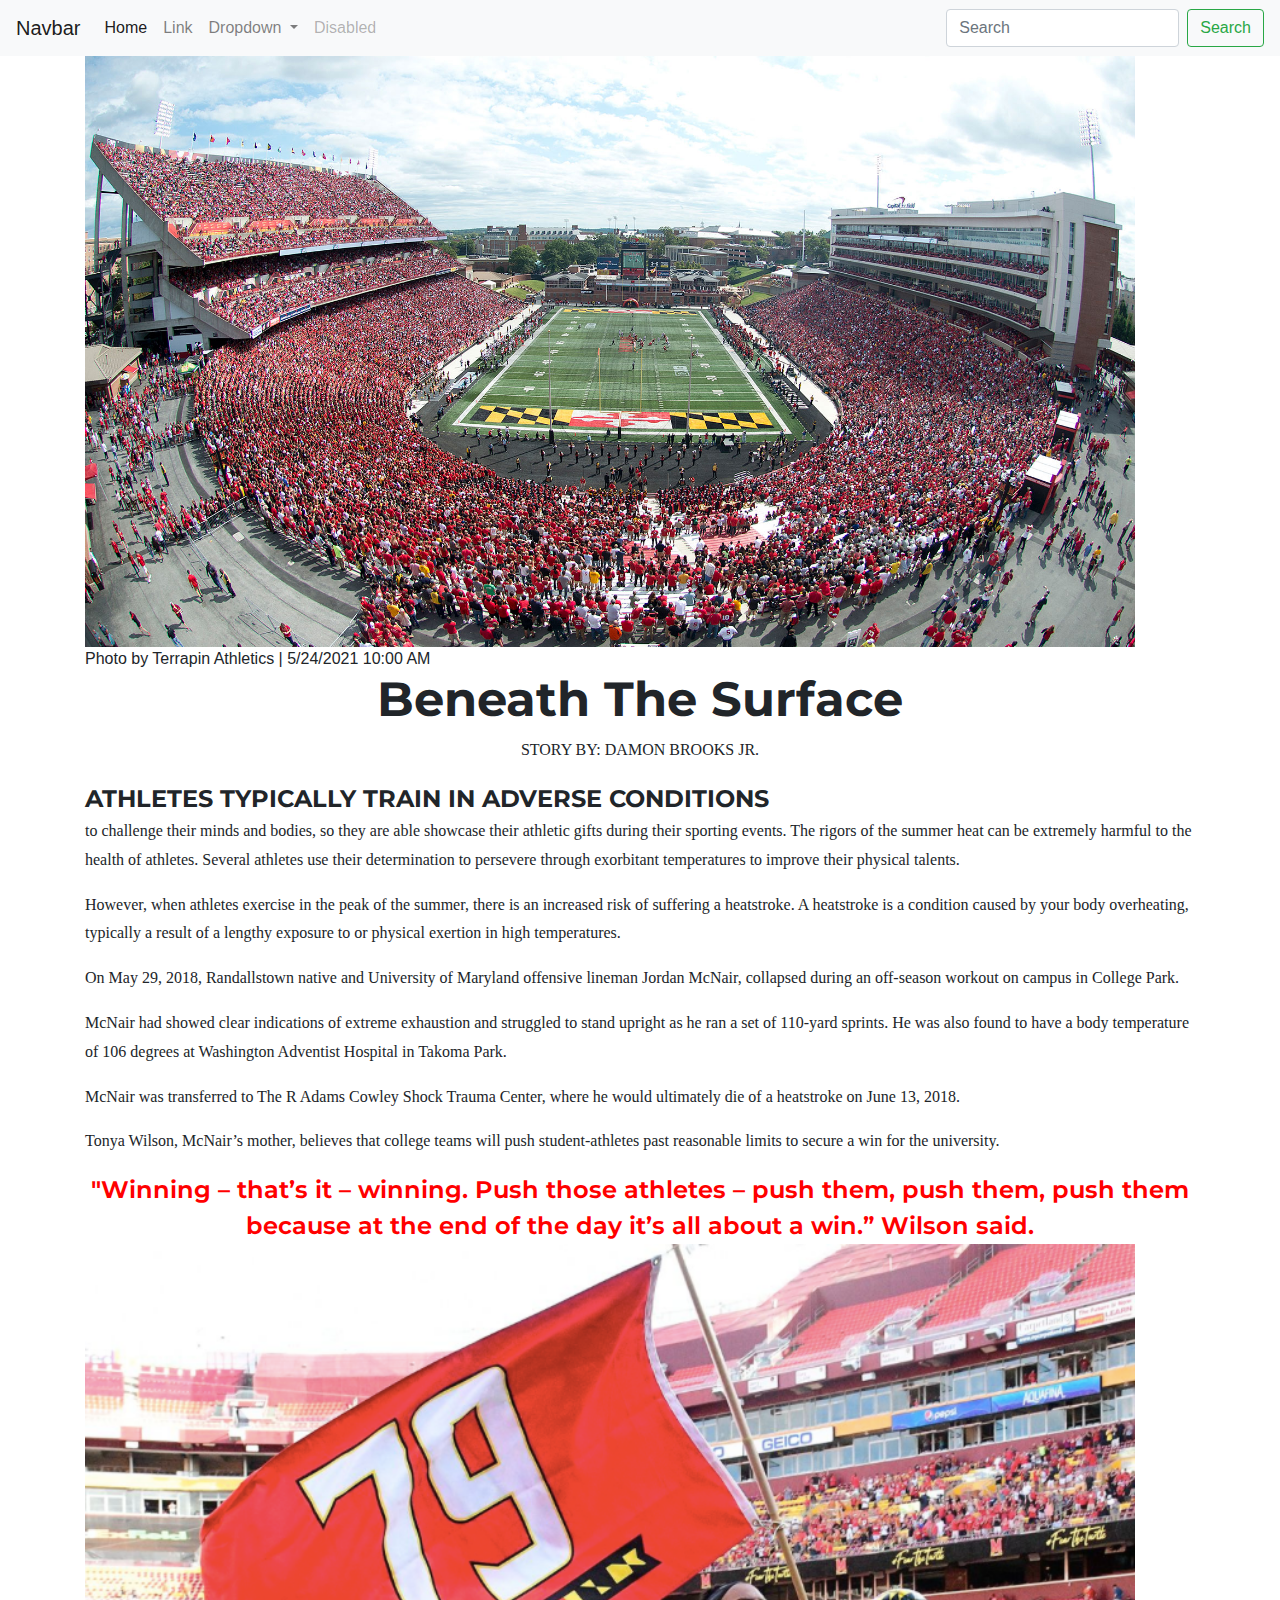
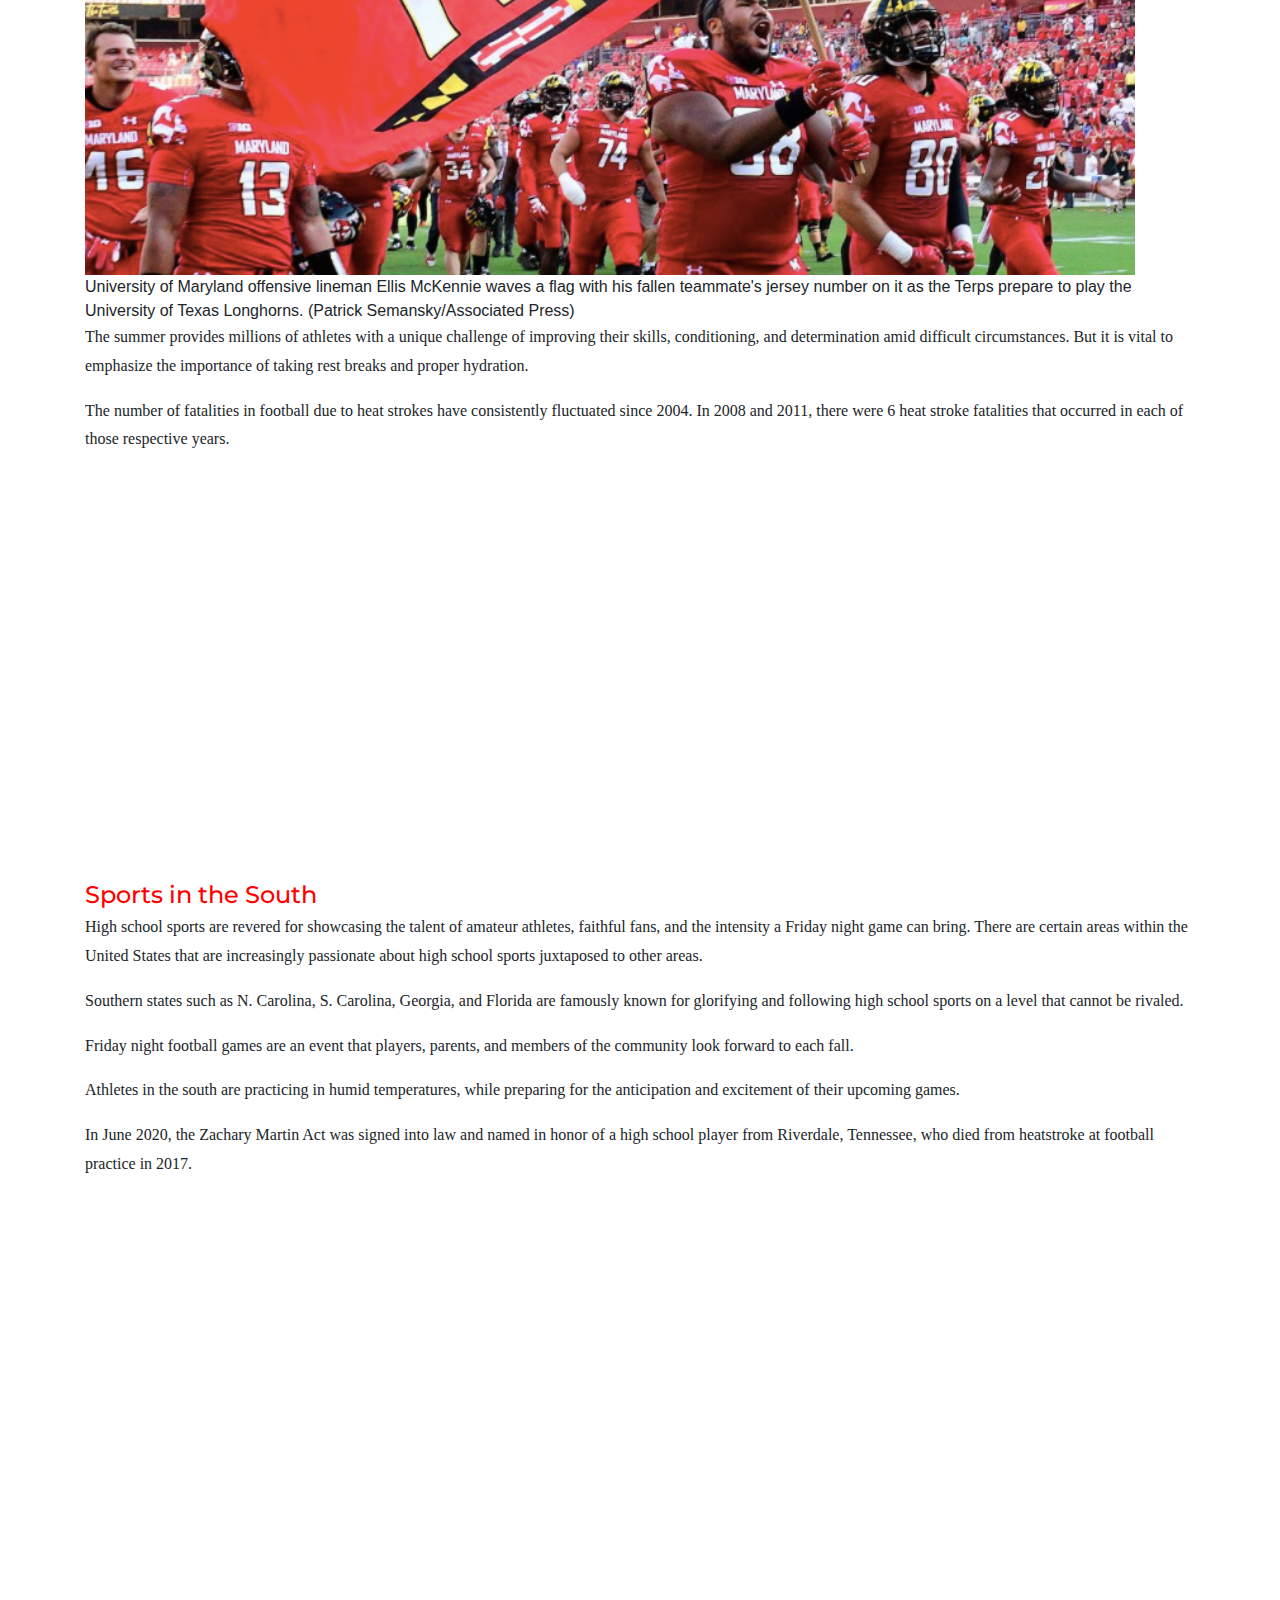
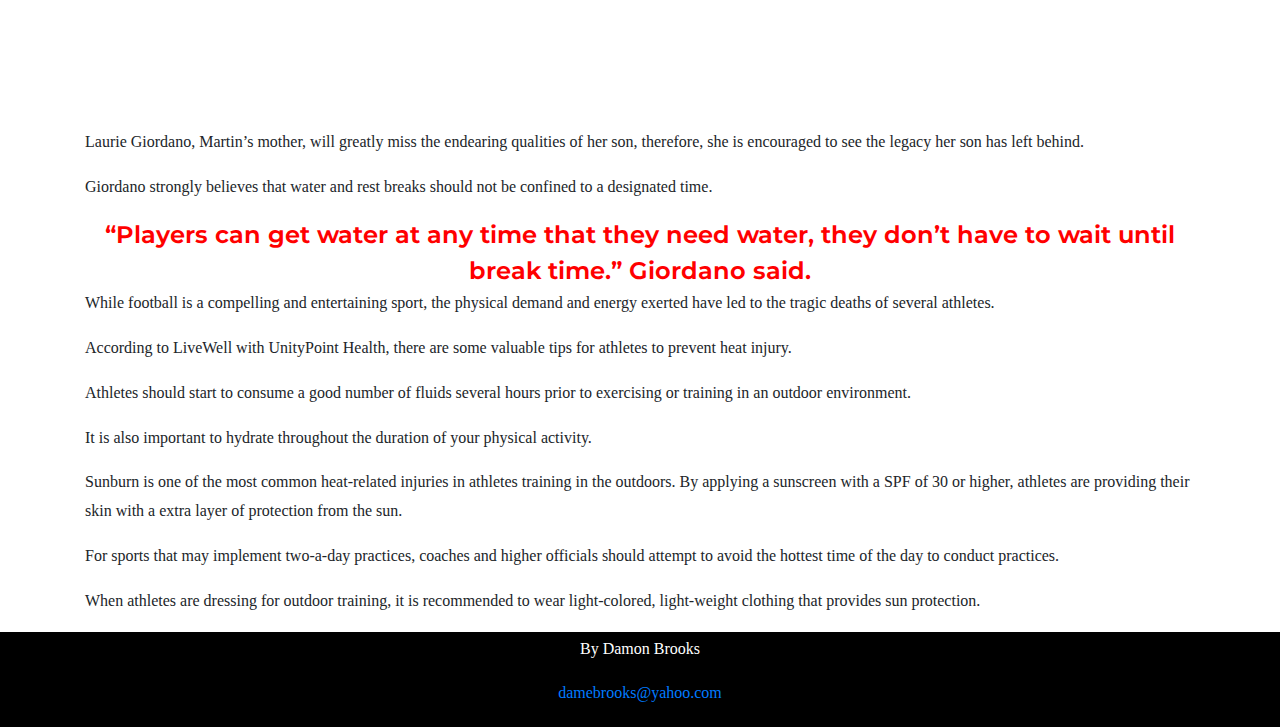
<file: final-project/index.html>
<!DOCTYPE HTML>

<html lang="en">
<head>
<meta charset="utf-8">
<meta name="viewport" content="width-device-width, initial-scale=1, shrink-to-fit=no">

<title>In urban heat islands, climate crisis hits harder</title>
<meta name="description" content="Student at the University of Maryland">
<meta name="author" content"Damon Brooks Jr.">



<!-- Bootstrap CSS -->

<link rel="stylesheet" href="https://stackpath.bootstrapcdn.com/bootstrap/4.4.1/css/bootstrap.min.css" integrity="sha384-Vkoo8x4CGsO3+Hhxv8T/Q5PaXtkKtu6ug5TOeNV6gBiFeWPGFN9MuhOf23Q9Ifjh" crossorigin="anonymous">


<!--My Local Stylesheet-->
<link rel="stylesheet" type="text/css" href="style.css">
<!--Google Fonts Styles-->
<link rel="preconnect" href="https://fonts.googleapis.com">
<link rel="preconnect" href="https://fonts.gstatic.com" crossorigin>
<link href="https://fonts.googleapis.com/css2?family=Montserrat:wght@300;400;500;700;800;900&display=swap" rel="stylesheet">

</head>

<body>
  <!--Bootstrap Navbar Start-->
  <nav class="navbar navbar-expand-lg navbar-light bg-light">

  <a class="navbar-brand" href="#">Navbar</a>

  <button class="navbar-toggler" type="button" data-toggle="collapse" data-target="#navbarSupportedContent" aria-controls="navbarSupportedContent" aria-expanded="false" aria-label="Toggle navigation">

    <span class="navbar-toggler-icon"></span>

  </button>

  <div class="collapse navbar-collapse" id="navbarSupportedContent">

    <ul class="navbar-nav mr-auto">

      <li class="nav-item active">

        <a class="nav-link" href="#">Home <span class="sr-only">(current)</span></a>

      </li>

      <li class="nav-item">

        <a class="nav-link" href="#">Link</a>

      </li>

      <li class="nav-item dropdown">

        <a class="nav-link dropdown-toggle" href="#" id="navbarDropdown" role="button" data-toggle="dropdown" aria-haspopup="true" aria-expanded="false">

          Dropdown

        </a>

        <div class="dropdown-menu" aria-labelledby="navbarDropdown">

          <a class="dropdown-item" href="#">Action</a>

          <a class="dropdown-item" href="#">Another action</a>

          <div class="dropdown-divider"></div>

          <a class="dropdown-item" href="#">Something else here</a>

        </div>

      </li>

      <li class="nav-item">

        <a class="nav-link disabled" href="#" tabindex="-1" aria-disabled="true">Disabled</a>

      </li>

    </ul>

    <form class="form-inline my-2 my-lg-0">

      <input class="form-control mr-sm-2" type="search" placeholder="Search" aria-label="Search">

      <button class="btn btn-outline-success my-2 my-sm-0" type="submit">Search</button>

    </form>

  </div>

</nav>
<!--Bootstrap End-->
<div class="container">
  <img src="terps.jpeg" width="1050px"><figcaption>Photo by Terrapin Athletics | 5/24/2021 10:00 AM

<h1 id="headline">Beneath The Surface</h1>
<p id="byline">STORY BY: Damon Brooks Jr.
</p>
<div class="chapterheadline">Athletes typically train in adverse conditions
</div>
<p>to challenge their minds and bodies, so they are able showcase their athletic gifts during their sporting events. The rigors of the summer heat can be extremely harmful to the health of athletes. Several athletes use their determination to persevere through exorbitant temperatures to improve their physical talents.</p>




<p>However, when athletes exercise in the peak of the summer, there is an increased risk of suffering a heatstroke. A heatstroke is a condition caused by your body overheating, typically a result of a lengthy exposure to or physical exertion in high temperatures.</p>

<p>On May 29, 2018, Randallstown native and University of Maryland offensive lineman Jordan McNair, collapsed during an off-season workout on campus in College Park. </p>


<p>McNair had showed clear indications of extreme exhaustion and struggled to stand upright as he ran a set of 110-yard sprints. He was also found to have a body temperature of 106 degrees at Washington Adventist Hospital in Takoma Park.</p>

<p>McNair was transferred to The R Adams Cowley Shock Trauma Center, where he would ultimately die of a heatstroke on June 13, 2018.</p>

<p>Tonya Wilson, McNair’s mother, believes that college teams will push student-athletes past reasonable limits to secure a win for the university.</p>

<div class="quote">"Winning – that’s it – winning. Push those athletes – push them, push them, push them because at the end of the day it’s all about a win.” Wilson said.</div>

<img src="jm.jpeg" width="1050px"><figcaption>University of Maryland offensive lineman Ellis McKennie waves a flag with his fallen teammate's jersey number on it as the Terps prepare to play the University of Texas Longhorns. (Patrick Semansky/Associated Press)</figcaption>

<p>The summer provides millions of athletes with a unique challenge of improving their skills, conditioning, and determination amid difficult circumstances. But it is vital to emphasize the importance of taking rest breaks and proper hydration.</p>

<p>The number of fatalities in football due to heat strokes have consistently fluctuated since 2004. In 2008 and 2011, there were 6 heat stroke fatalities that occurred in each of those respective years.</p>

<iframe title=" Heat Stroke Fatalities in Football " aria-label="Column Chart" id="datawrapper-chart-AyI1g" src="https://datawrapper.dwcdn.net/AyI1g/2/" scrolling="no" frameborder="0" style="width: 0; min-width: 100% !important; border: none;" height="400"></iframe><script type="text/javascript">!function(){"use strict";window.addEventListener("message",(function(e){if(void 0!==e.data["datawrapper-height"]){var t=document.querySelectorAll("iframe");for(var a in e.data["datawrapper-height"])for(var r=0;r<t.length;r++){if(t[r].contentWindow===e.source)t[r].style.height=e.data["datawrapper-height"][a]+"px"}}}))}();
</script>

<div class="urban">Sports in the South</div>

<p>High school sports are revered for showcasing the talent of amateur athletes, faithful fans, and the intensity a Friday night game can bring. There are certain areas within the United States that are increasingly passionate about high school sports juxtaposed to other areas.</p>

<p>Southern states such as N. Carolina, S. Carolina, Georgia, and Florida are famously known for glorifying and following high school sports on a level that cannot be rivaled. </p>

<p>Friday night football games are an event that players, parents, and members of the community look forward to each fall.</p>

<p>Athletes in the south are practicing in humid temperatures, while preparing for the anticipation and excitement of their upcoming games.</p>

<p>In June 2020, the Zachary Martin Act was signed into law and named in honor of a high school player from Riverdale, Tennessee, who died from heatstroke at football practice in 2017. </p>

<iframe title=" Which States Take Heat Risk Seriously For High School Sports? " aria-label="Map" id="datawrapper-chart-eawkX" src="https://datawrapper.dwcdn.net/eawkX/1/" scrolling="no" frameborder="0" style="width: 0; min-width: 100% !important; border: none;" height="526"></iframe><script type="text/javascript">!function(){"use strict";window.addEventListener("message",(function(e){if(void 0!==e.data["datawrapper-height"]){var t=document.querySelectorAll("iframe");for(var a in e.data["datawrapper-height"])for(var r=0;r<t.length;r++){if(t[r].contentWindow===e.source)t[r].style.height=e.data["datawrapper-height"][a]+"px"}}}))}();
</script>

<p>Laurie Giordano, Martin’s mother, will greatly miss the endearing qualities of her son, therefore, she is encouraged to see the legacy her son has left behind.</p>

<p>Giordano strongly believes that water and rest breaks should not be confined to a designated time.</p>

<div class="quote">“Players can get water at any time that they need water, they don’t have to wait until break time.” Giordano said.</div>

<p>While football is a compelling and entertaining sport, the physical demand and energy exerted have led to the tragic deaths of several athletes. </p>

<p>According to LiveWell with UnityPoint Health, there are some valuable tips for athletes to prevent heat injury. </p>

<p>Athletes should start to consume a good number of fluids several hours prior to exercising or training in an outdoor environment.</p>

<p>It is also important to hydrate throughout the duration of your physical activity.</p>


  <p>Sunburn is one of the most common heat-related injuries in athletes training in the outdoors. By applying a sunscreen with a SPF of 30 or higher, athletes are providing their skin with a extra layer of protection from the sun.</p>

  <p>For sports that may implement two-a-day practices, coaches and higher officials should attempt to avoid the hottest time of the day to conduct practices. </p>

  <p>When athletes are dressing for outdoor training, it is recommended to wear light-colored, light-weight clothing that provides sun protection.</p>

  














</div>


<!-- jQuery first, then Popper.js, then Bootstrap JS -->

<script src="https://code.jquery.com/jquery-3.4.1.slim.min.js" integrity="sha384-J6qa4849blE2+poT4WnyKhv5vZF5SrPo0iEjwBvKU7imGFAV0wwj1yYfoRSJoZ+n" crossorigin="anonymous"></script>

<script src="https://cdn.jsdelivr.net/npm/popper.js@1.16.0/dist/umd/popper.min.js" integrity="sha384-Q6E9RHvbIyZFJoft+2mJbHaEWldlvI9IOYy5n3zV9zzTtmI3UksdQRVvoxMfooAo" crossorigin="anonymous"></script>

<script src="https://stackpath.bootstrapcdn.com/bootstrap/4.4.1/js/bootstrap.min.js" integrity="sha384-wfSDF2E50Y2D1uUdj0O3uMBJnjuUD4Ih7YwaYd1iqfktj0Uod8GCExl3Og8ifwB6" crossorigin="anonymous"></script>

<footer>
  <p>By Damon Brooks</p>
  <p><a href="footer">damebrooks@yahoo.com</a></p>
</footer>


</body>

</html>
</file>
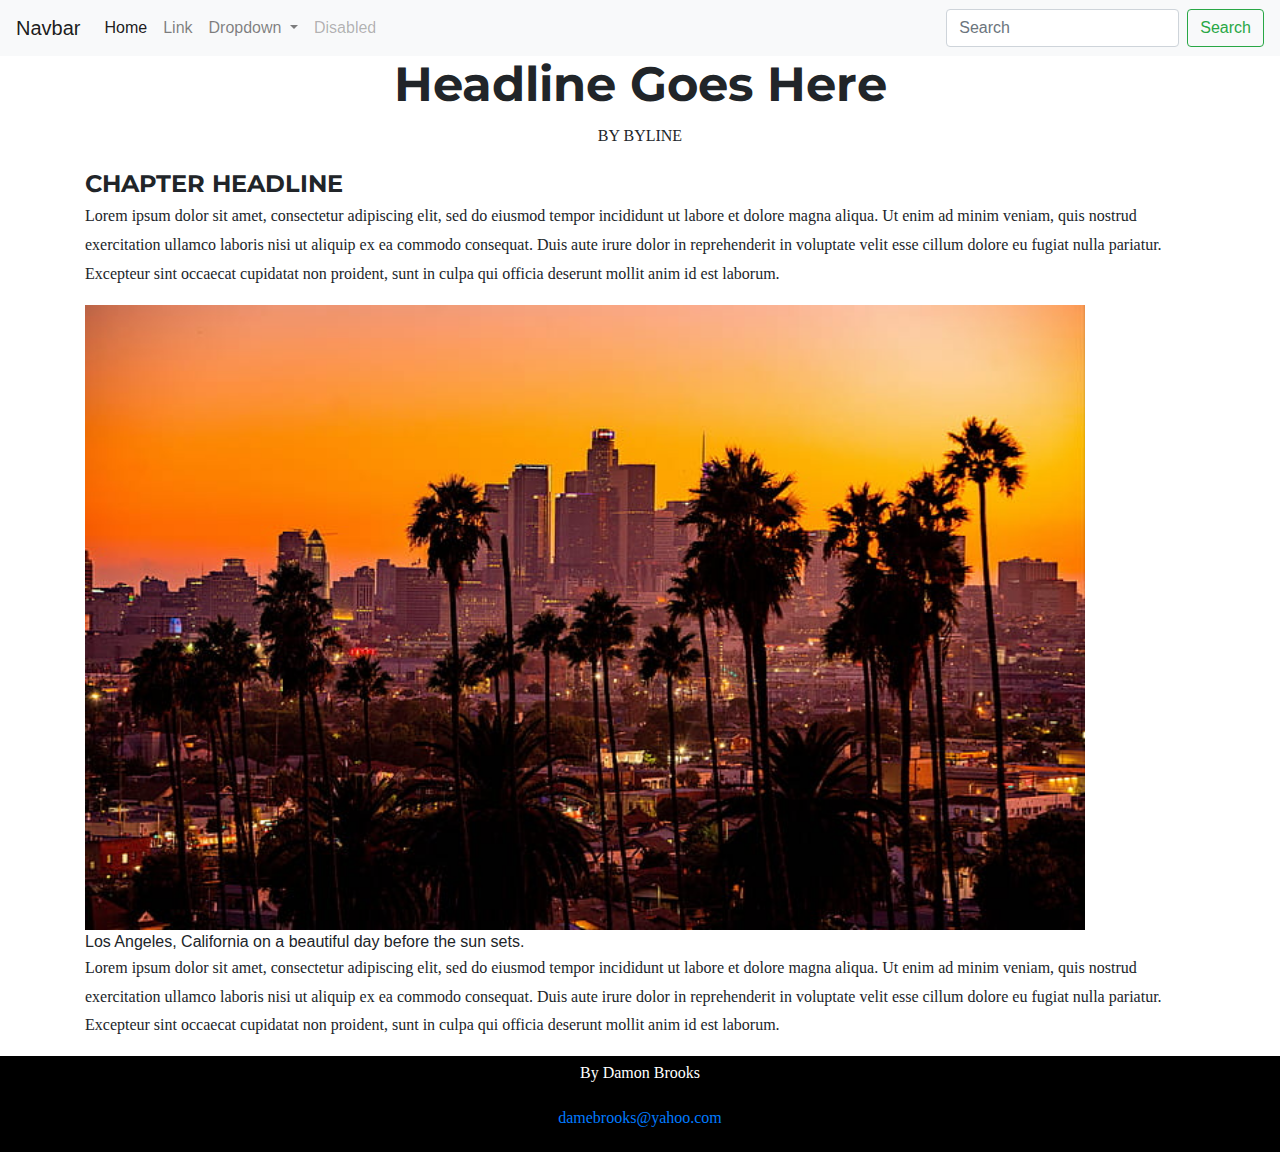
<file: html frame/index.html>
<!DOCTYPE HTML>

<html lang="en">
<head>
<meta charset="utf-8">
<meta name="viewport" content="width-device-width, initial-scale=1, shrink-to-fit=no">

<title>HTML Frame</title>
<meta name="description" content="Student at the University of Maryland">
<meta name="author" content"Damon Brooks Jr.">



<!-- Bootstrap CSS -->

<link rel="stylesheet" href="https://stackpath.bootstrapcdn.com/bootstrap/4.4.1/css/bootstrap.min.css" integrity="sha384-Vkoo8x4CGsO3+Hhxv8T/Q5PaXtkKtu6ug5TOeNV6gBiFeWPGFN9MuhOf23Q9Ifjh" crossorigin="anonymous">


<!--My Local Stylesheet-->
<link rel="stylesheet" type="text/css" href="style.css">
<!--Google Fonts Styles-->
<link rel="preconnect" href="https://fonts.googleapis.com">
<link rel="preconnect" href="https://fonts.gstatic.com" crossorigin>
<link href="https://fonts.googleapis.com/css2?family=Montserrat:wght@300;400;500;700;800;900&display=swap" rel="stylesheet">

</head>

<body>
  <!--Bootstrap Navbar Start-->
  <nav class="navbar navbar-expand-lg navbar-light bg-light">

  <a class="navbar-brand" href="#">Navbar</a>

  <button class="navbar-toggler" type="button" data-toggle="collapse" data-target="#navbarSupportedContent" aria-controls="navbarSupportedContent" aria-expanded="false" aria-label="Toggle navigation">

    <span class="navbar-toggler-icon"></span>

  </button>

  <div class="collapse navbar-collapse" id="navbarSupportedContent">

    <ul class="navbar-nav mr-auto">

      <li class="nav-item active">

        <a class="nav-link" href="#">Home <span class="sr-only">(current)</span></a>

      </li>

      <li class="nav-item">

        <a class="nav-link" href="#">Link</a>

      </li>

      <li class="nav-item dropdown">

        <a class="nav-link dropdown-toggle" href="#" id="navbarDropdown" role="button" data-toggle="dropdown" aria-haspopup="true" aria-expanded="false">

          Dropdown

        </a>

        <div class="dropdown-menu" aria-labelledby="navbarDropdown">

          <a class="dropdown-item" href="#">Action</a>

          <a class="dropdown-item" href="#">Another action</a>

          <div class="dropdown-divider"></div>

          <a class="dropdown-item" href="#">Something else here</a>

        </div>

      </li>

      <li class="nav-item">

        <a class="nav-link disabled" href="#" tabindex="-1" aria-disabled="true">Disabled</a>

      </li>

    </ul>

    <form class="form-inline my-2 my-lg-0">

      <input class="form-control mr-sm-2" type="search" placeholder="Search" aria-label="Search">

      <button class="btn btn-outline-success my-2 my-sm-0" type="submit">Search</button>

    </form>

  </div>

</nav>
<!--Bootstrap End-->
<div class="container">

<h1 id="headline">Headline Goes Here</h1>
<p id="byline">By Byline</p>
<div class="chapterheadline">Chapter Headline</div>
<p>    Lorem ipsum dolor sit amet, consectetur adipiscing elit, sed do eiusmod tempor incididunt ut labore et dolore magna aliqua. Ut enim ad minim veniam, quis nostrud exercitation ullamco laboris nisi ut aliquip ex ea commodo consequat. Duis aute irure dolor in reprehenderit in voluptate velit esse cillum dolore eu fugiat nulla pariatur. Excepteur sint occaecat cupidatat non proident, sunt in culpa qui officia deserunt mollit anim id est laborum.</p>

<img src="views.jpeg" width="1000px"><figcaption>Los Angeles, California on a beautiful day before the sun sets.</figcaption>



<p>    Lorem ipsum dolor sit amet, consectetur adipiscing elit, sed do eiusmod tempor incididunt ut labore et dolore magna aliqua. Ut enim ad minim veniam, quis nostrud exercitation ullamco laboris nisi ut aliquip ex ea commodo consequat. Duis aute irure dolor in reprehenderit in voluptate velit esse cillum dolore eu fugiat nulla pariatur. Excepteur sint occaecat cupidatat non proident, sunt in culpa qui officia deserunt mollit anim id est laborum.</p>








</div>


<!-- jQuery first, then Popper.js, then Bootstrap JS -->

<script src="https://code.jquery.com/jquery-3.4.1.slim.min.js" integrity="sha384-J6qa4849blE2+poT4WnyKhv5vZF5SrPo0iEjwBvKU7imGFAV0wwj1yYfoRSJoZ+n" crossorigin="anonymous"></script>

<script src="https://cdn.jsdelivr.net/npm/popper.js@1.16.0/dist/umd/popper.min.js" integrity="sha384-Q6E9RHvbIyZFJoft+2mJbHaEWldlvI9IOYy5n3zV9zzTtmI3UksdQRVvoxMfooAo" crossorigin="anonymous"></script>

<script src="https://stackpath.bootstrapcdn.com/bootstrap/4.4.1/js/bootstrap.min.js" integrity="sha384-wfSDF2E50Y2D1uUdj0O3uMBJnjuUD4Ih7YwaYd1iqfktj0Uod8GCExl3Og8ifwB6" crossorigin="anonymous"></script>

<footer>
  <p>By Damon Brooks</p>
  <p><a href="footer">damebrooks@yahoo.com</a></p>
</footer>


</body>

</html>
</file>
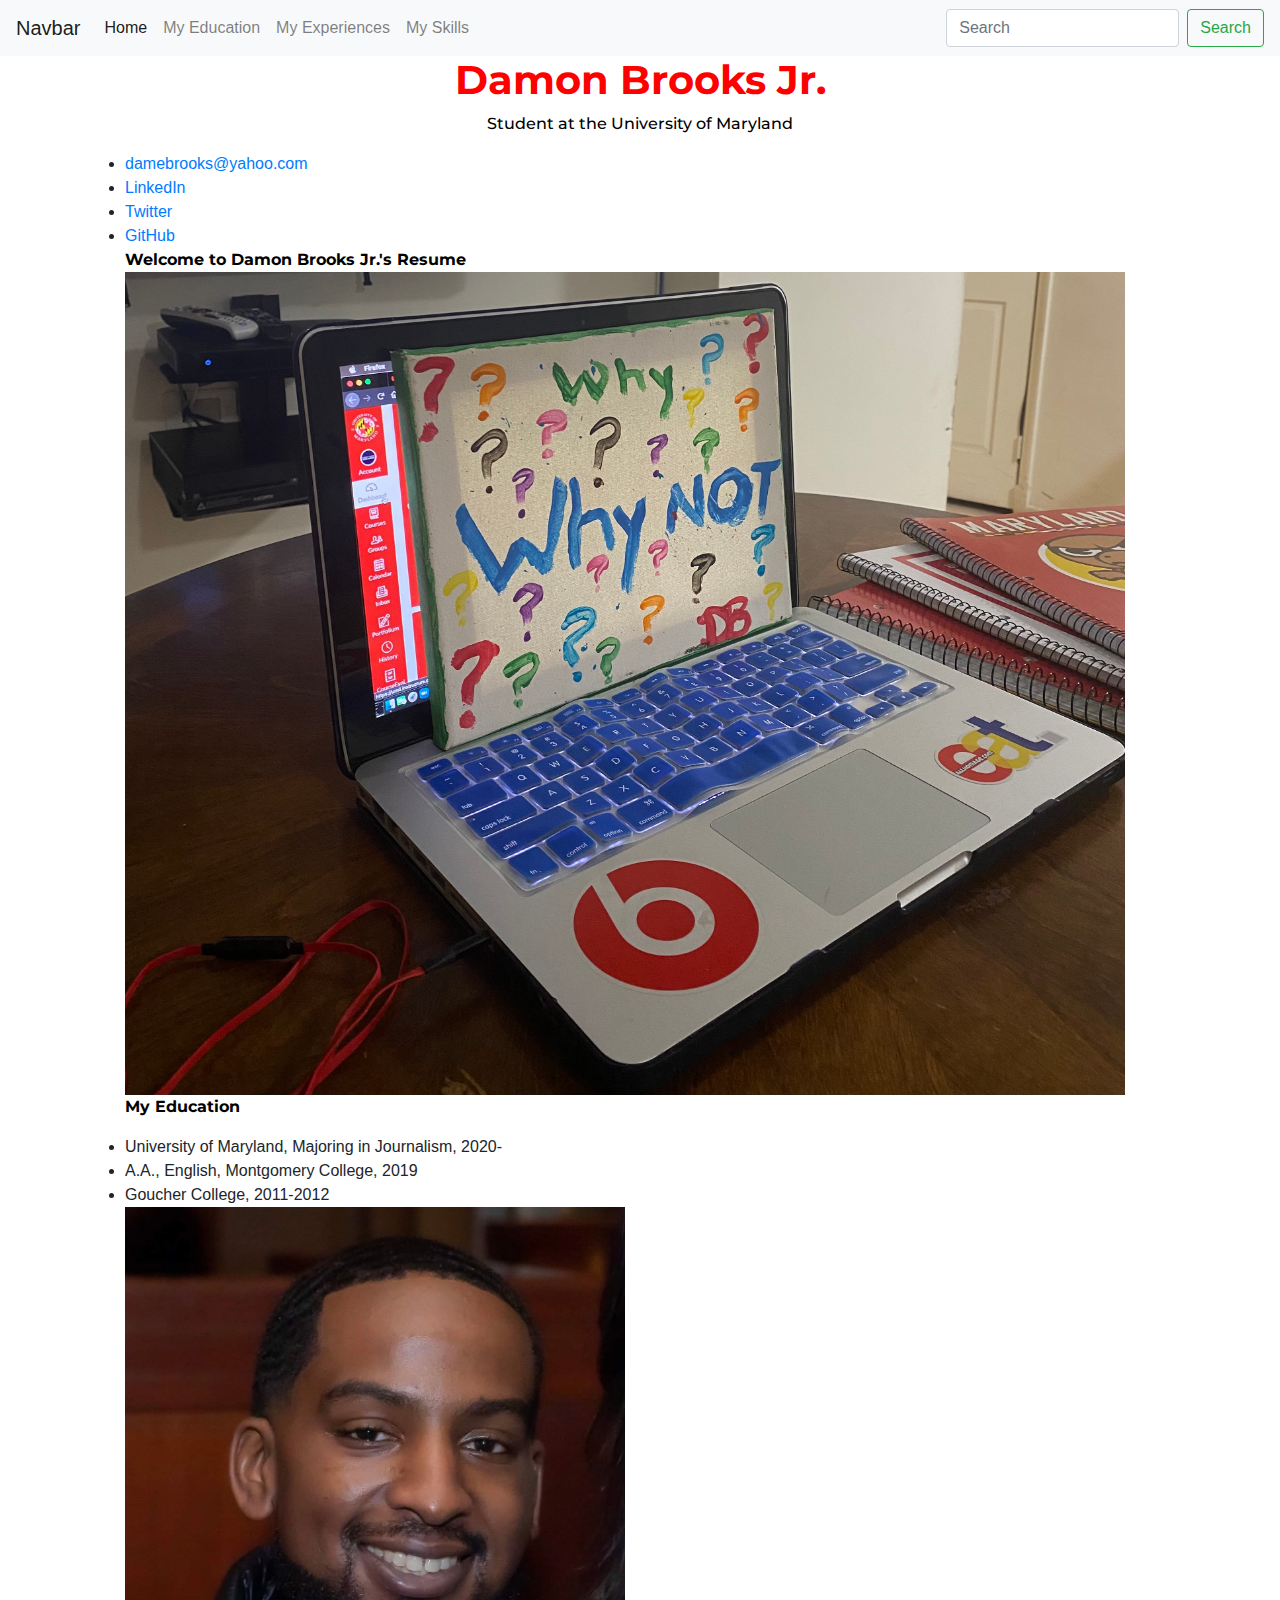
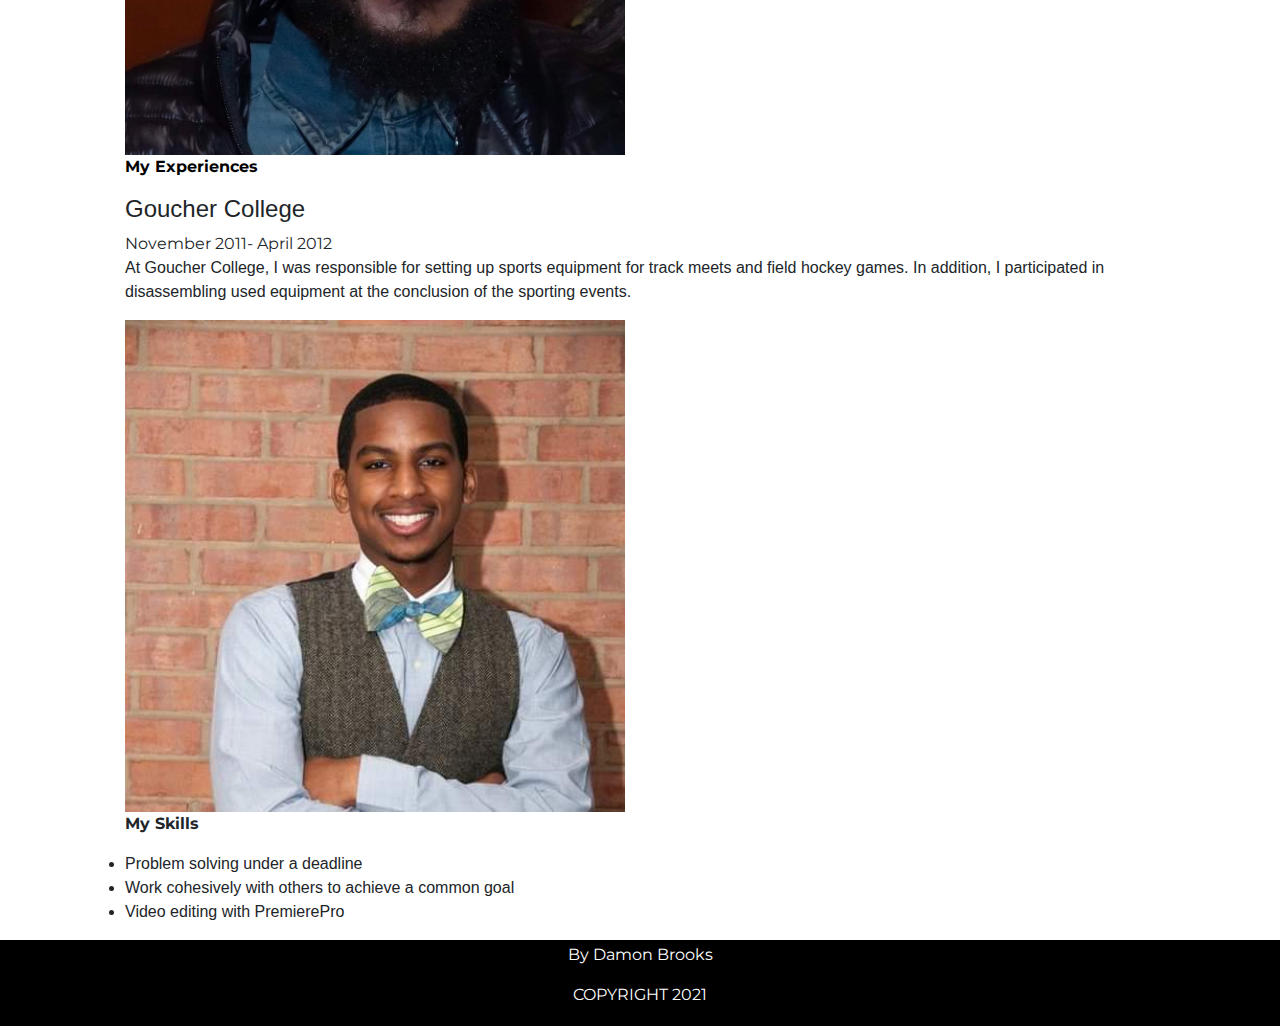
<file: resume-project/index.html>
<!DOCTYPE HTML>

<html lang="en">
<head>
<meta charset="utf-8">
<meta name="viewport" content="width-device-width, initial-scale=1, shrink-to-fit=no">

<title>Damon Brooks' Resume</title>
<meta name="description" content="Student at the University of Maryland">
<meta name="author" content"Damon Brooks Jr.">



<!-- Bootstrap CSS -->

<link rel="stylesheet" href="https://stackpath.bootstrapcdn.com/bootstrap/4.4.1/css/bootstrap.min.css" integrity="sha384-Vkoo8x4CGsO3+Hhxv8T/Q5PaXtkKtu6ug5TOeNV6gBiFeWPGFN9MuhOf23Q9Ifjh" crossorigin="anonymous">


<!--My Local Stylesheet-->
<link rel="stylesheet" type="text/css" href="style.css">
<!--Google Fonts Styles-->
<link rel="preconnect" href="https://fonts.googleapis.com">
<link rel="preconnect" href="https://fonts.gstatic.com" crossorigin>
<link href="https://fonts.googleapis.com/css2?family=Montserrat:wght@300;400;500;700;800;900&display=swap" rel="stylesheet">

</head>

<body>
  <!--Bootstrap Navbar Start-->
  <nav class="navbar navbar-expand-lg navbar-light bg-light">

  <a class="navbar-brand" href="#">Navbar</a>

  <button class="navbar-toggler" type="button" data-toggle="collapse" data-target="#navbarSupportedContent" aria-controls="navbarSupportedContent" aria-expanded="false" aria-label="Toggle navigation">

    <span class="navbar-toggler-icon"></span>

  </button>

  <div class="collapse navbar-collapse" id="navbarSupportedContent">

    <ul class="navbar-nav mr-auto">

      <li class="nav-item active">

        <a class="nav-link" href="#">Home <span class="sr-only">(current)</span></a>

      </li>

      <li class="nav-item">

        <a class="nav-link" href="#education">My Education</a>


      </li>
      <li class="nav-item">

        <a class="nav-link" href="#experiences">My Experiences</a>


      </li>
      <li class="nav-item">

        <a class="nav-link" href="#skills">My Skills</a>


      </li>




    </ul>

    <form class="form-inline my-2 my-lg-0">

      <input class="form-control mr-sm-2" type="search" placeholder="Search" aria-label="Search">

      <button class="btn btn-outline-success my-2 my-sm-0" type="submit">Search</button>

    </form>

  </div>

</nav>
<!--Bootstrap End-->
<div class="container">
<h1 id="headline">Damon Brooks Jr.</h1>
<p id="byline">Student at the University of Maryland</p>
<ul class="menu">
<li><a href="mailto:damebrooks@yahoo.com">damebrooks@yahoo.com</a></li>
<li><a href="https://www.linkedin.com/in/dbrooks5/">LinkedIn</a></li>
<li><a href="https://twitter.com/DamonBrooksJr">Twitter</a></li>
<li><a href="https://github.com/dbrook5">GitHub</a></li>






<div class="chapterheadline">Welcome to Damon Brooks Jr.'s Resume</div>
<img src="views.jpeg" width="1000px">
<p id="education">My Education</p>
  <li>University of Maryland, Majoring in Journalism, 2020-</li>
  <li>A.A., English, Montgomery College, 2019</li>
  <li>Goucher College, 2011-2012</li>
<img src="dbrooks.jpeg" width="500px">
<p id="experiences">My Experiences</p>
<h4>Goucher College</h4>

<div class="date">November 2011- April 2012</div>

<p class="description">At Goucher College, I was responsible for setting up sports equipment for track meets and field hockey games. In addition, I participated in disassembling used equipment at the conclusion of the sporting events.</p>

<img src="db.jpeg" width="500px">
<p id="skills">My Skills</p>

<li>Problem solving under a deadline</li>
<li>Work cohesively with others to achieve a common goal</li>
<li>Video editing with PremierePro</li>









</div>


<!-- jQuery first, then Popper.js, then Bootstrap JS -->

<script src="https://code.jquery.com/jquery-3.4.1.slim.min.js" integrity="sha384-J6qa4849blE2+poT4WnyKhv5vZF5SrPo0iEjwBvKU7imGFAV0wwj1yYfoRSJoZ+n" crossorigin="anonymous"></script>

<script src="https://cdn.jsdelivr.net/npm/popper.js@1.16.0/dist/umd/popper.min.js" integrity="sha384-Q6E9RHvbIyZFJoft+2mJbHaEWldlvI9IOYy5n3zV9zzTtmI3UksdQRVvoxMfooAo" crossorigin="anonymous"></script>

<script src="https://stackpath.bootstrapcdn.com/bootstrap/4.4.1/js/bootstrap.min.js" integrity="sha384-wfSDF2E50Y2D1uUdj0O3uMBJnjuUD4Ih7YwaYd1iqfktj0Uod8GCExl3Og8ifwB6" crossorigin="anonymous"></script>

<footer>
  <p>By Damon Brooks</p>
  <p>COPYRIGHT 2021</p>
</footer>


</body>

</html>
</file>
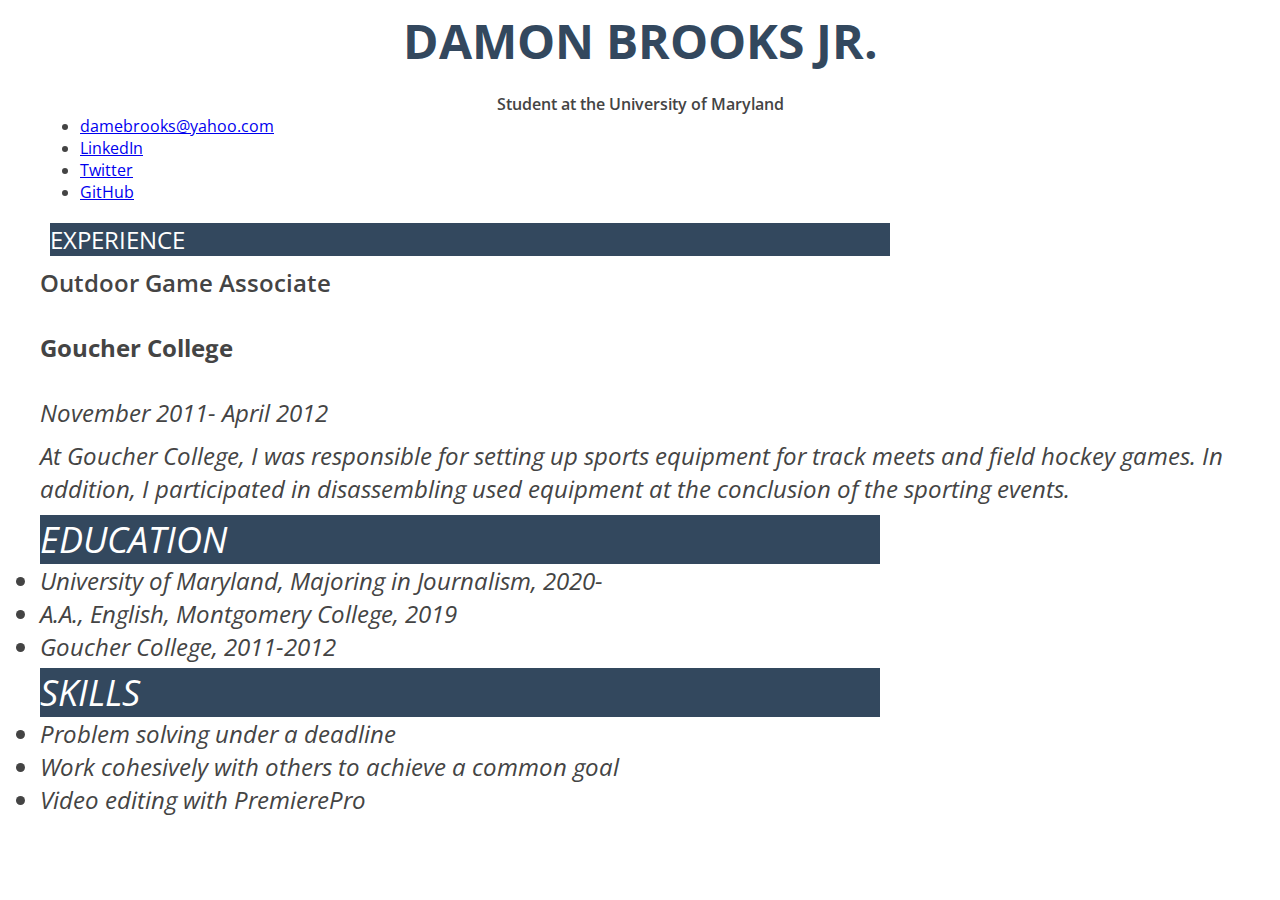
<file: resume/index.html>
<!doctype html>
<html>

<head>
<title>Damon Brooks Jr. Resume</title>
<link rel="stylesheet" type="text/css" href="style.css">
    <meta name="viewport" content="width=device-width, initial-scale=1.0">
    <link rel="preconnect" href="https://fonts.gstatic.com">
<link href="https://fonts.googleapis.com/css2?family=Open+Sans:ital,wght@0,300;0,400;0,600;0,700;0,800;1,300;1,400;1,600;1,700;1,800&display=swap" rel="stylesheet">

</head>

<body>
<div id="container">

<h1 id="headline">Damon Brooks Jr.</h1>
<div id="title">Student at the University of Maryland</div>
<!--img src="dbrooks.jpeg" width="300px">-->


<ul class="menu">
<li><a href="mailto:damebrooks@yahoo.com">damebrooks@yahoo.com</a></li>
<li><a href="https://www.linkedin.com/in/dbrooks5/">LinkedIn</a></li>
<li><a href="https://twitter.com/DamonBrooksJr">Twitter</a></li>
<li><a href="https://github.com/dbrook5">GitHub</a></li>
</ul>
<div class="sectionheader">Experience</div>

<div class="jobtitle">Outdoor Game Associate</h3>

<h4>Goucher College</h4>

<div class="date">November 2011- April 2012</h5>

<p class="description">At Goucher College, I was responsible for setting up sports equipment for track meets and field hockey games. In addition, I participated in disassembling used equipment at the conclusion of the sporting events.</p>
<h2 id="degrees" class="sectionheader">Education</h2>

<li>University of Maryland, Majoring in Journalism, 2020-</li>
<li>A.A., English, Montgomery College, 2019</li>
<li>Goucher College, 2011-2012</li>
<h2 id="do" class="sectionheader">Skills</h2>

<li>Problem solving under a deadline</li>
<li>	Work cohesively with others to achieve a common goal</li>
<li>Video editing with PremierePro</li>
<div id="container"></div>










</body>

</html>
</file>
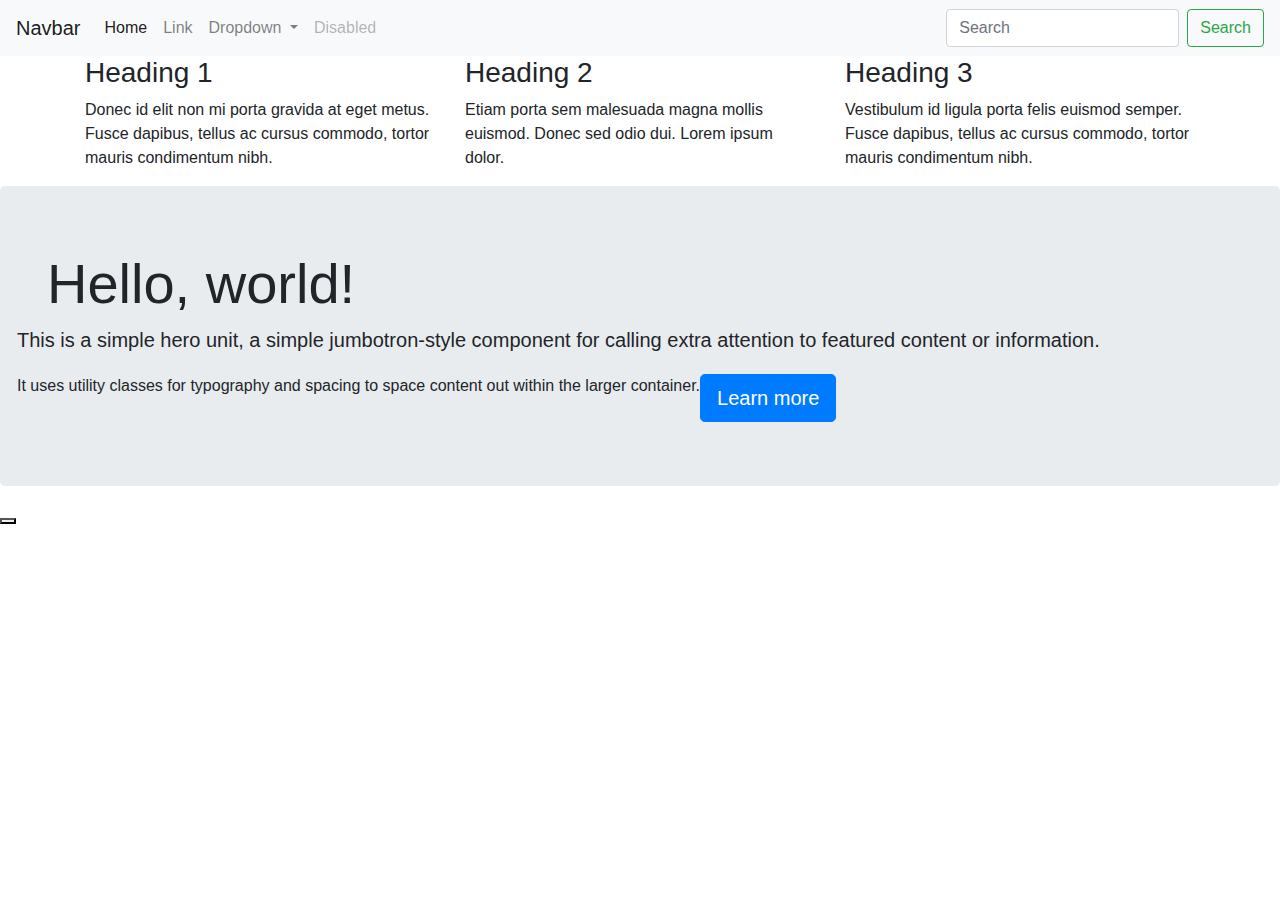
<file: bootstrap-template.html>
<DOCTYPE HTML>

<html lang="en">
<head>

<title>Damon's Bootstrap Template</title>

<link href="https://cdn.jsdelivr.net/npm/bootstrap@5.0.1/dist/css/bootstrap.min.css" rel="stylesheet" integrity="sha384-+0n0xVW2eSR5OomGNYDnhzAbDsOXxcvSN1TPprVMTNDbiYZCxYbOOl7+AMvyTG2x" crossorigin="anonymous">

<!-- Bootstrap CSS -->

<link rel="stylesheet" href="https://stackpath.bootstrapcdn.com/bootstrap/4.4.1/css/bootstrap.min.css" integrity="sha384-Vkoo8x4CGsO3+Hhxv8T/Q5PaXtkKtu6ug5TOeNV6gBiFeWPGFN9MuhOf23Q9Ifjh" crossorigin="anonymous">



</head>

<body>
  <!--Bootstrap Navbar Start-->
  <nav class="navbar navbar-expand-lg navbar-light bg-light">

    <a class="navbar-brand" href="#">Navbar</a>

    <button class="navbar-toggler" type="button" data-toggle="collapse" data-target="#navbarSupportedContent" aria-controls="navbarSupportedContent" aria-expanded="false" aria-label="Toggle navigation">

      <span class="navbar-toggler-icon"></span>

    </button>

    <div class="collapse navbar-collapse" id="navbarSupportedContent">

      <ul class="navbar-nav mr-auto">

        <li class="nav-item active">

          <a class="nav-link" href="#">Home <span class="sr-only">(current)</span></a>

        </li>

        <li class="nav-item">

          <a class="nav-link" href="#">Link</a>

        </li>

        <li class="nav-item dropdown">

          <a class="nav-link dropdown-toggle" href="#" id="navbarDropdown" role="button" data-toggle="dropdown" aria-haspopup="true" aria-expanded="false">

            Dropdown

          </a>

          <div class="dropdown-menu" aria-labelledby="navbarDropdown">

            <a class="dropdown-item" href="#">Action</a>

            <a class="dropdown-item" href="#">Another action</a>

            <div class="dropdown-divider"></div>

            <a class="dropdown-item" href="#">Something else here</a>

          </div>

        </li>

        <li class="nav-item">

          <a class="nav-link disabled" href="#" tabindex="-1" aria-disabled="true">Disabled</a>

        </li>

      </ul>

      <form class="form-inline my-2 my-lg-0">

        <input class="form-control mr-sm-2" type="search" placeholder="Search" aria-label="Search">

        <button class="btn btn-outline-success my-2 my-sm-0" type="submit">Search</button>

      </form>

    </div>

  </nav>
  <div class="container">

        <div class="row">

                <div class="col-md-4">

                        <h3>Heading 1</h3>

                        <p>Donec id elit non mi porta gravida at eget metus. Fusce dapibus, tellus ac cursus commodo, tortor mauris condimentum nibh.</p>

                </div>

                <div class="col-md-4">

                        <h3>Heading 2</h3>

                        <p>Etiam porta sem malesuada magna mollis euismod. Donec sed odio dui. Lorem ipsum dolor.</p>

                </div>

                <div class="col-md-4">

                        <h3>Heading 3</h3>

                        <p>Vestibulum id ligula porta felis euismod semper. Fusce dapibus, tellus ac cursus commodo, tortor mauris condimentum nibh.</p>

                </div>

        </div>

</div>
  <div class="jumbotron">

    <div class="row">
      <div class="row">

       <div class="col-md-6"></div>

       <div class="col-md-6"></div>

      </div>


   <h1 class="display-4">Hello, world!</h1>

   <p class="lead">This is a simple hero unit, a simple jumbotron-style component for calling extra attention to featured content or information.</p>

   <hr class="my-4">

   <p>It uses utility classes for typography and spacing to space content out within the larger container.</p>

   <a class="btn btn-primary btn-lg" href="#" role="button">Learn more</a>

</div>

  </div>



</div>
          </li>

        </ul>
        <form class="d-flex">
          <button class="outline-success">
        </form>
      </div>
    </div>
  </nav>
  <!--Bootstrap Navbar End-->






<script src="https://cdn.jsdelivr.net/npm/bootstrap@5.0.1/dist/js/bootstrap.bundle.min.js" integrity="sha384-gtEjrD/SeCtmISkJkNUaaKMoLD0//ElJ19smozuHV6z3Iehds+3Ulb9Bn9Plx0x4" crossorigin="anonymous"></script>
<script src="https://cdn.jsdelivr.net/npm/@popperjs/core@2.9.2/dist/umd/popper.min.js" integrity="sha384-IQsoLXl5PILFhosVNubq5LC7Qb9DXgDA9i+tQ8Zj3iwWAwPtgFTxbJ8NT4GN1R8p" crossorigin="anonymous"></script>
<script src="https://cdn.jsdelivr.net/npm/bootstrap@5.0.1/dist/js/bootstrap.min.js" integrity="sha384-Atwg2Pkwv9vp0ygtn1JAojH0nYbwNJLPhwyoVbhoPwBhjQPR5VtM2+xf0Uwh9KtT" crossorigin="anonymous"></script>

<!-- jQuery first, then Popper.js, then Bootstrap JS -->

<script src="https://code.jquery.com/jquery-3.4.1.slim.min.js" integrity="sha384-J6qa4849blE2+poT4WnyKhv5vZF5SrPo0iEjwBvKU7imGFAV0wwj1yYfoRSJoZ+n" crossorigin="anonymous"></script>

<script src="https://cdn.jsdelivr.net/npm/popper.js@1.16.0/dist/umd/popper.min.js" integrity="sha384-Q6E9RHvbIyZFJoft+2mJbHaEWldlvI9IOYy5n3zV9zzTtmI3UksdQRVvoxMfooAo" crossorigin="anonymous"></script>

<script src="https://stackpath.bootstrapcdn.com/bootstrap/4.4.1/js/bootstrap.min.js" integrity="sha384-wfSDF2E50Y2D1uUdj0O3uMBJnjuUD4Ih7YwaYd1iqfktj0Uod8GCExl3Og8ifwB6" crossorigin="anonymous"></script>



</body>

</html>
</file>
<file: climate-crisis-story/style.css>
#headline{
  font-size: 3em;
  font-weight: 700;
  text-align: center;
  font-family: 'Montserrat', sans-serif;
}
#byline{
  font-size: 1em;
  font-size: 1em;
  text-transform: uppercase;
  text-align: center;
}
p{
  font-family: Georgia,serif;
  line-height: 180%;
  font-size: 1em;
}
.chapterheadline{
  font-size: 1.5em;
  font-family: 'Montserrat', sans-serif;
  text-transform: uppercase;
  font-weight: 700;
}
footer {
  text-align:center;
  width: 100%;
  padding: 3px;
  background-color: black;
  color: white;
}
.urban{
  font-size: 1.5em;
  font-family: 'Montserrat', sans-serif;
  color:red;
  font-weight: 500;

}
.quote{
  font-size: 1.5em;
  font-family: 'Montserrat', sans-serif;
  color:red;
  font-weight: 650;
  text-align: center;
}
.author{
  font-size: 1em;
  font-family: 'Montserrat', sans-serif;
  color:black;
  font-weight: 200;
  text-align: center;
}
.code{
  font-size: 1.5em;
  font-family: 'Montserrat', sans-serif;
  color:red;
  font-weight: 300;
  text-align: left;
}
.security{
  font-size: 1.5em;
  font-family: 'Montserrat', sans-serif;
  color:red;
  font-weight: 300;
  text-align: left;
}
.cooling{
  font-size: 1.5em;
  font-family: 'Montserrat', sans-serif;
  color:red;
  font-weight: 650;
  text-align: center;
}
.class{
  font-size: 1.5em;
  font-family: 'Montserrat', sans-serif;
  color:red;
  font-weight: 300;
  text-align: left;
  text-transform: uppercase;
}
.baltimore{
  font-size: 1em;
  font-family: 'Montserrat', sans-serif;
  color:black;
  font-weight: 600;
  text-align: left;
}
.end{
  font-size: 1em;
  font-family: 'Montserrat', sans-serif;
  color:black;
  font-weight: 400;
  text-align: left;
  font-style: italic;
}
</file>
<file: final-project/style.css>
#headline{
  font-size: 3em;
  font-weight: 700;
  text-align: center;
  font-family: 'Montserrat', sans-serif;
}
#byline{
  font-size: 1em;
  font-size: 1em;
  text-transform: uppercase;
  text-align: center;
}
p{
  font-family: Georgia,serif;
  line-height: 180%;
  font-size: 1em;
}
.chapterheadline{
  font-size: 1.5em;
  font-family: 'Montserrat', sans-serif;
  text-transform: uppercase;
  font-weight: 700;
}
footer {
  text-align:center;
  width: 100%;
  padding: 3px;
  background-color: black;
  color: white;
}
.urban{
  font-size: 1.5em;
  font-family: 'Montserrat', sans-serif;
  color:red;
  font-weight: 500;

}
.quote{
  font-size: 1.5em;
  font-family: 'Montserrat', sans-serif;
  color:red;
  font-weight: 650;
  text-align: center;
}
.author{
  font-size: 1em;
  font-family: 'Montserrat', sans-serif;
  color:black;
  font-weight: 200;
  text-align: center;
}
.code{
  font-size: 1.5em;
  font-family: 'Montserrat', sans-serif;
  color:red;
  font-weight: 300;
  text-align: left;
}
.security{
  font-size: 1.5em;
  font-family: 'Montserrat', sans-serif;
  color:red;
  font-weight: 300;
  text-align: left;
}
.cooling{
  font-size: 1.5em;
  font-family: 'Montserrat', sans-serif;
  color:red;
  font-weight: 650;
  text-align: center;
}
.class{
  font-size: 1.5em;
  font-family: 'Montserrat', sans-serif;
  color:red;
  font-weight: 300;
  text-align: left;
  text-transform: uppercase;
}
.baltimore{
  font-size: 1em;
  font-family: 'Montserrat', sans-serif;
  color:black;
  font-weight: 600;
  text-align: left;
}
.end{
  font-size: 1em;
  font-family: 'Montserrat', sans-serif;
  color:black;
  font-weight: 400;
  text-align: left;
  font-style: italic;
}
</file>
<file: html frame/style.css>
#headline{
  font-size: 3em;
  font-weight: 700;
  text-align: center;
  font-family: 'Montserrat', sans-serif;
}
#byline{
  font-size: 1em;
  font-size: 1em;
  text-transform: uppercase;
  text-align: center;
}
p{
  font-family: Georgia,serif;
  line-height: 180%;
  font-size: 1em;
}
.chapterheadline{
  font-size: 1.5em;
  font-family: 'Montserrat', sans-serif;
  text-transform: uppercase;
  font-weight: 700;
}
footer {
  text-align:center;
  width: 100%;
  padding: 3px;
  background-color: black;
  color: white;
</file>
<file: resume-project/style.css>
#headline{
  color: red;
  text-align: center;
  font-family: 'Montserrat', sans-serif;
font-weight: 700;
}
#byline{
  color: black;
  text-align: center;
  font-family: 'Montserrat', sans-serif;
font-weight: 500;
}
.chapterheadline{
  color: black;
  font-family: 'Montserrat', sans-serif;
  font-weight: 700;
}
footer{
  text-align:center;
  width: 100%;
  padding: 3px;
  background-color: black;
  color: white;
  font-family: 'Montserrat', sans-serif;
}
.sectionheader {
  font-size:1.5em;
  text-transform:uppercase;
  background-color:#33485e;
  color:#ffffff;
  font-weight:400;
  margin:10px;
  margin-top:20px;
  width:70%;
  min-width:300px;
}
#education{
  color: black;
  font-family: 'Montserrat', sans-serif;
  font-weight: 700;
}
#experiences{
  color: black;
  font-family: 'Montserrat', sans-serif;
  font-weight: 700;
}
.date{
  font-weight:400;
  font-size:1em;
  font-family: 'Montserrat', sans-serif;
}
#description{
  font-weight:500;
  font-size:1em;
  font-family: 'Montserrat', sans-serif;
}
#skills{
  font-weight:700;
  font-size:1em;
  font-family: 'Montserrat', sans-serif;
}
</file>
<file: resume/style.css>
BODY {
  font-family: 'Open Sans', Arial , sans-serif;
  color:#444;
  font-weight:400;
}

#headline {
  color:#33485e;
  text-transform:uppercase;
  text-align:center;
  font-size:3em;
  border:1px;
  width:60%;
  min-width:300px;
  margin:0 auto;

}

strong {
  color:#33485e;
  text-transform:uppercase;
  font-size:1.5em;
}

.sectionheader {
  font-size:1.5em;
  text-transform:uppercase;
  background-color:#33485e;
  color:#ffffff;
  font-weight:400;
  margin:10px;
  margin-top:20px;
  width:70%;
  min-width:300px;

}

.jobtitle {
  font-weight:600;
  font-size:1.5em;
}

.organization {
  font-weight:400;
  font-size:1.25em;
}
.date {
  font-weight:400;
  font-size:1em;
  font-style: italic;
  margin-top:2px;
}
ul, h2{
  font-size:1em;
}
.description{
  margin-top: 10px;
  margin-bottom: 10px;
}
.menu{
  margin-left: 0px;
  margin-right: 0px;
  margin-top: 0px;
  margin-bottom: 0px;
}
#degrees{
  margin-top: 5px;
  margin-left: 0px;
  margin-right: 0px;
  margin-bottom: 0px;
}
#do{
  margin-top: 5px;
  margin-left: 0px;
  margin-right: 0px;
  margin-bottom: 0px;
}
#title{
  font-weight: 600;
  text-align: center;
  margin-top: 20px;
  margin-left: 0px;
  margin-right: 0px;
  margin-bottom: 0px;
}
#container{
  width: 100%;
  max-width: 1200px;
  margin: 0 auto;
  margin-bottom: 50px;
}
</file>
